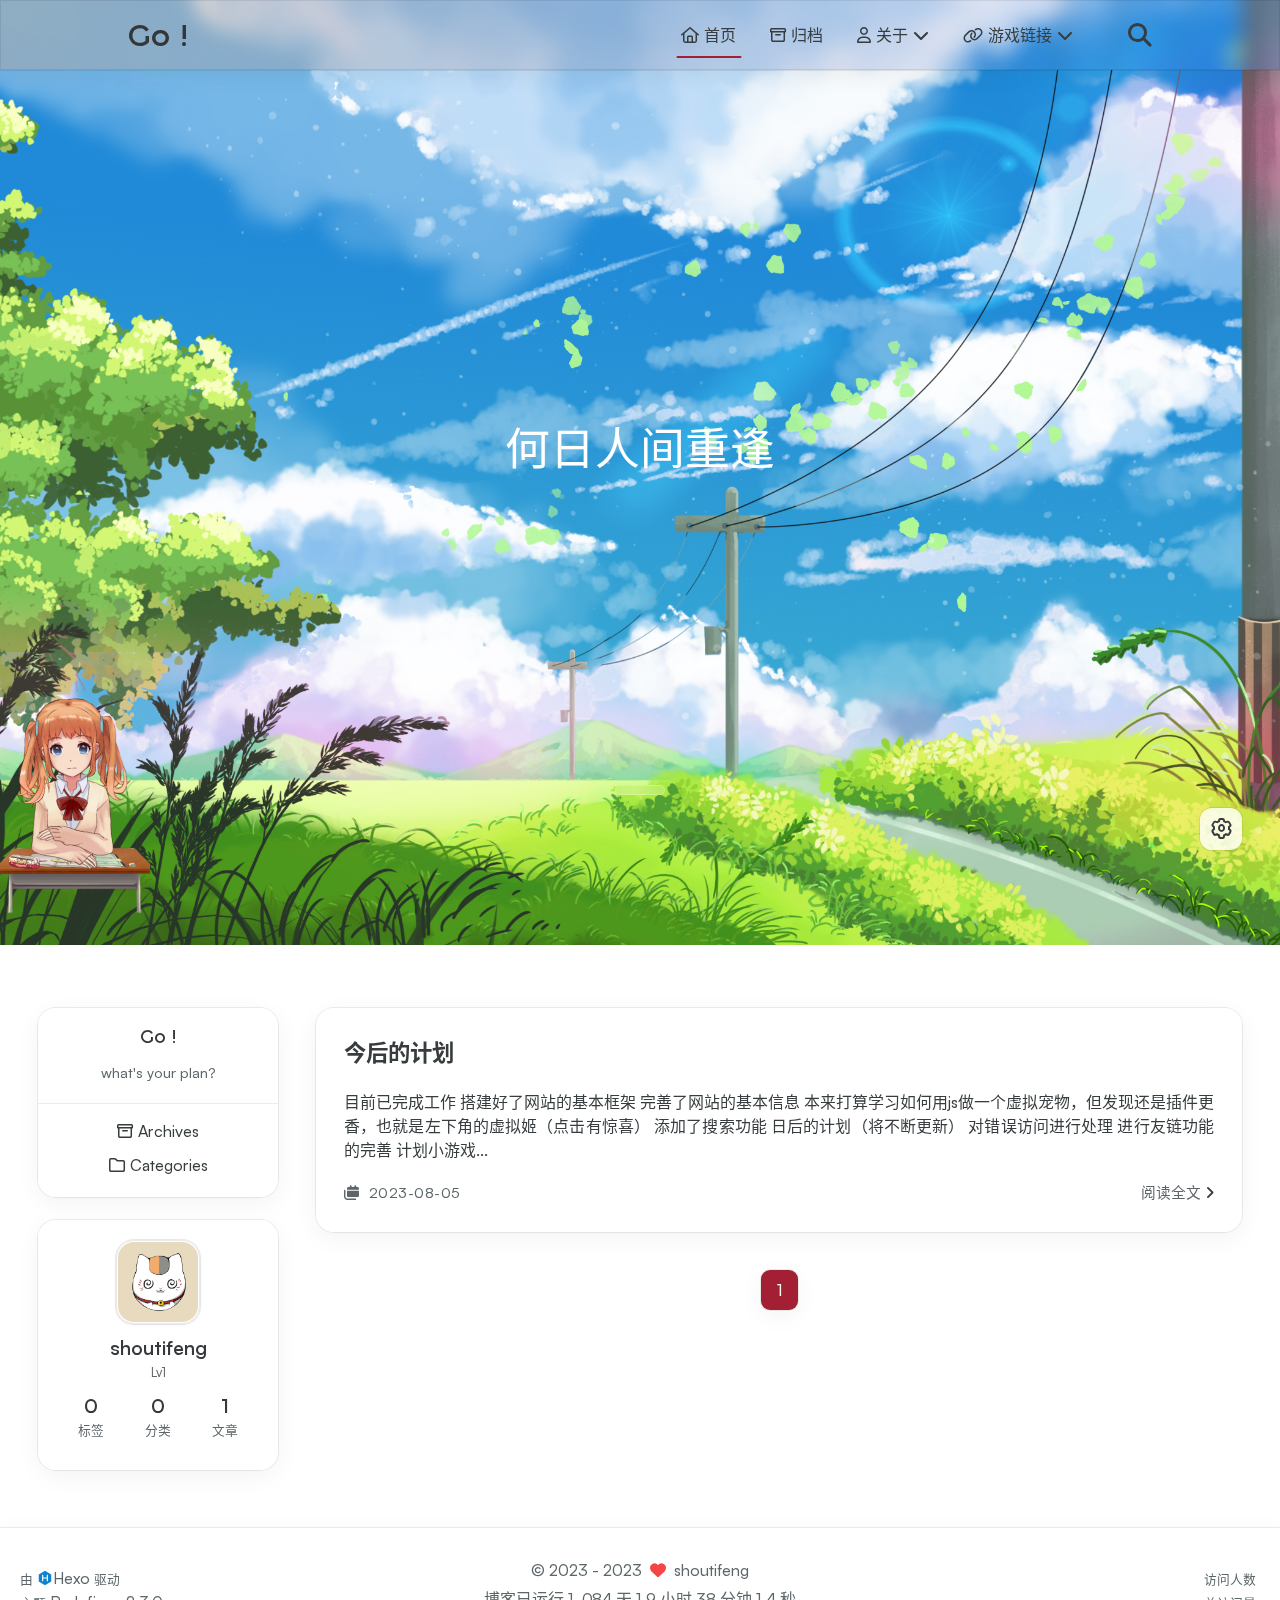
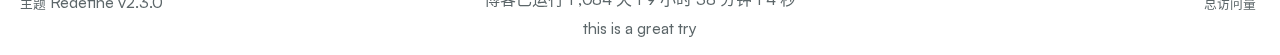
<file: index.html>
<!DOCTYPE html>
<html lang="zh-CN">
<head>
    <meta charset="utf-8">
    <meta name="viewport" content="width=device-width, initial-scale=1">
    <meta name="keywords" content="Hexo Theme Redefine">
    
    <meta name="author" content="shoutifeng">
    <!-- preconnect -->
    <link rel="preconnect" href="https://fonts.googleapis.com">
    <link rel="preconnect" href="https://fonts.gstatic.com" crossorigin>
    
    
    <!--- Seo Part-->
    
    <link rel="canonical" href="https://shoutifeng.github.io/"/>
    <meta name="robots" content="index,follow">
    <meta name="googlebot" content="index,follow">
    <meta name="revisit-after" content="1 days">
    
        <meta name="description" content="---wow---">
<meta property="og:type" content="website">
<meta property="og:title" content="new world">
<meta property="og:url" content="https://shoutifeng.github.io/index.html">
<meta property="og:site_name" content="new world">
<meta property="og:description" content="---wow---">
<meta property="og:locale" content="zh_CN">
<meta property="article:author" content="shoutifeng">
<meta name="twitter:card" content="summary">
    
    
    <!--- Icon Part-->
    <link rel="icon" type="image/png" href="/images/cat.jpg" sizes="192x192">
    <link rel="apple-touch-icon" sizes="180x180" href="/images/cat.jpg">
    <meta name="theme-color" content="#A31F34">
    <link rel="shortcut icon" href="/images/cat.jpg">
    <!--- Page Info-->
    
    <title>
        
        Go !
    </title>
    
<link rel="stylesheet" href="/css/style.css">

    
<link rel="stylesheet" href="/fonts/fonts.css">

    
<link rel="stylesheet" href="/fonts/Satoshi/satoshi.css">

    
<link rel="stylesheet" href="/fonts/Chillax/chillax.css">

    <!--- Font Part-->
    
        <link href="" rel="stylesheet">
    
    
    
    

    <!--- Inject Part-->
    
    <script id="hexo-configurations">
    let Global = window.Global || {};
    Global.hexo_config = {"hostname":"shoutifeng.github.io","root":"/","language":"zh-CN","path":"search.xml"};
    Global.theme_config = {"articles":{"style":{"font_size":"16px","line_height":1.5,"image_border_radius":"14px","image_alignment":"center","image_caption":false,"link_icon":true},"word_count":{"enable":true,"count":true,"min2read":true},"author_label":{"enable":true,"auto":false,"list":[]},"code_block":{"copy":true,"style":"mac","font":{"enable":false,"family":null,"url":null}},"toc":{"enable":true,"max_depth":3,"number":false,"expand":true,"init_open":true},"copyright":true,"lazyload":true,"recommendation":{"enable":false,"title":"推荐阅读","limit":3,"mobile_limit":2,"placeholder":"/images/cat.jpg","skip_dirs":[]}},"colors":{"primary":"#A31F34","secondary":null},"global":{"fonts":{"chinese":{"enable":false,"family":null,"url":null},"english":{"enable":false,"family":null,"url":null}},"content_max_width":"1000px","sidebar_width":"210px","hover":{"shadow":true,"scale":false},"scroll_progress":{"bar":false,"percentage":true},"website_counter":{"url":"https://busuanzi.ibruce.info/busuanzi/2.3/busuanzi.pure.mini.js","enable":true,"site_pv":true,"site_uv":true,"post_pv":true},"single_page":true,"open_graph":true,"google_analytics":{"enable":false,"id":null}},"home_banner":{"enable":true,"style":"fixed","image":{"light":"/images/light.jpg","dark":"/images/dark.png"},"title":"何日人间重逢","subtitle":{"text":["When we meet again on earth"],"hitokoto":{"enable":false,"api":"https://v1.hitokoto.cn"},"typing_speed":100,"backing_speed":80,"starting_delay":500,"backing_delay":1500,"loop":true,"smart_backspace":true},"text_color":{"light":"#fff","dark":"#d1d1b6"},"text_style":{"title_size":"2.8rem","subtitle_size":"1.5rem","line_height":1.2},"custom_font":{"enable":true,"family":null,"url":null},"social_links":{"enable":true,"links":{"github":null,"instagram":null,"zhihu":null,"twitter":null,"email":null},"qrs":{"weixin":null}}},"plugins":{"feed":{"enable":true},"aplayer":{"enable":false,"type":"fixed","audios":[{"name":"出现又离开","artist":"梁博cover","url":"C:\\Users\\lenovo\\Music\\联想安卓音乐\\涛,GIFT.Y - 出现又离开（翻自 梁博）.mp3","cover":"C:\\Users\\lenovo\\Desktop\\mypage\\themes\\redefine\\source\\images\\rain.png"}]},"mermaid":{"enable":false,"version":"9.3.0"}},"version":"2.3.0","navbar":{"auto_hide":false,"color":{"left":"#f78736","right":"#367df7","transparency":35},"links":{"Home":{"path":"/","icon":"fa-regular fa-house"},"Archives":{"path":"/archives","icon":"fa-regular fa-archive"},"About":{"icon":"fa-regular fa-user","submenus":{"Me":"/about","Github":"https://github.com/EvanNotFound/hexo-theme-redefine","Blog":"https://ohevan.com","Friends":"/friends"}},"游戏链接":{"icon":"fa-regular fa-link","submenus":{"吃豆人":"/","山地越野":"/","贪吃蛇":"/","黑白棋":"/html/black-white-board.html"}}},"search":{"enable":true,"preload":true}},"page_templates":{"friends_column":2,"tags_style":"blur"},"home":{"sidebar":{"enable":true,"position":"left","first_item":"menu","announcement":"what's your plan?","links":{"Archives":{"path":"/archives","icon":"fa-regular fa-archive"},"Categories":{"path":"/categories","icon":"fa-regular fa-folder"}}},"article_date_format":"auto","categories":{"enable":true,"limit":3},"tags":{"enable":true,"limit":3}},"footerStart":"2023/8/4 11:45:14"};
    Global.language_ago = {"second":"%s 秒前","minute":"%s 分钟前","hour":"%s 小时前","day":"%s 天前","week":"%s 周前","month":"%s 个月前","year":"%s 年前"};
    Global.data_config = {"masonry":false};
  </script>
    
    <!--- Fontawesome Part-->
    
<link rel="stylesheet" href="/fontawesome/fontawesome.min.css">

    
<link rel="stylesheet" href="/fontawesome/brands.min.css">

    
<link rel="stylesheet" href="/fontawesome/solid.min.css">

    
<link rel="stylesheet" href="/fontawesome/regular.min.css">

    
    
    
    
<meta name="generator" content="Hexo 6.3.0"></head>


<body>
<div class="progress-bar-container">
    

    
        <span class="pjax-progress-bar"></span>
        <span class="swup-progress-icon">
            <i class="fa-solid fa-circle-notch fa-spin"></i>
        </span>
    
</div>


<main class="page-container" id="swup">
    

    
        
    <style>
        .home-banner-container {
            background: transparent !important;
        }

        .home-article-item,
        .sidebar-links,
        .sidebar-content,
        a.page-number,
        a.extend,
        .sidebar-links .links:hover,
        .right-bottom-tools,
        footer.footer {
            background-color: var(--background-color-transparent-80) !important;
        }

        .right-bottom-tools:hover,
        a.page-number:hover,
        a.extend:hover {
            background-color: var(--primary-color) !important;
        }

        .site-info,
        .home-article-sticky-label {
            background-color: var(--background-color-transparent-15) !important;
        }

        .home-article-sticky-label {
            backdrop-filter: none !important;
        }
    </style>

    <div class="home-banner-background transition-fade">
    </div>


<div class="home-banner-container flex-center transition-fade">
    <div class="content flex-center">
        <div class="description"
        
             style="font-family: '', sans-serif; !important;"
                
        >
            何日人间重逢
            
            
                <p><i id="subtitle"></i></p>
            
        </div>
        
            <div class="social-contacts">
                
                    
                
                    
                
                    
                
                    
                
                    
                
                
                    
                        
                    
                
            </div>
        
    </div>
</div>



    

    <div class="main-content-container">
        

        <div class="main-content-header">
            <header class="navbar-container">
    
    <div class="navbar-content has-home-banner">
        <div class="left">
            
            <a class="logo-title" href="/">
                <h1>
                Go !
                </h1>
            </a>
        </div>

        <div class="right">
            <!-- PC -->
            <div class="desktop">
                <ul class="navbar-list">
                    
                        
                            <li class="navbar-item">
                                <!-- Menu -->
                                <a class="active" 
                                    href="/"  >
                                    
                                        
                                            <i class="fa-regular fa-house"></i>
                                        
                                        首页
                                    
                                </a>
                                <!-- Submenu -->
                                
                            </li>
                    
                        
                            <li class="navbar-item">
                                <!-- Menu -->
                                <a class="" 
                                    href="/archives"  >
                                    
                                        
                                            <i class="fa-regular fa-archive"></i>
                                        
                                        归档
                                    
                                </a>
                                <!-- Submenu -->
                                
                            </li>
                    
                        
                            <li class="navbar-item">
                                <!-- Menu -->
                                <a class="has-dropdown" 
                                    href="#" onClick="return false;">
                                    
                                        
                                            <i class="fa-regular fa-user"></i>
                                        
                                        关于&nbsp;<i class="fa-solid fa-chevron-down"></i>
                                    
                                </a>
                                <!-- Submenu -->
                                
                                    <ul class="sub-menu">
                                    
                                        <li>
                                        <a href="/about">ME
                                        </a>
                                        </li>
                                    
                                        <li>
                                        <a target="_blank" rel="noopener" href="https://github.com/EvanNotFound/hexo-theme-redefine">GITHUB
                                        </a>
                                        </li>
                                    
                                        <li>
                                        <a target="_blank" rel="noopener" href="https://ohevan.com">BLOG
                                        </a>
                                        </li>
                                    
                                        <li>
                                        <a href="/friends">友情链接
                                        </a>
                                        </li>
                                    
                                    </ul>
                                
                            </li>
                    
                        
                            <li class="navbar-item">
                                <!-- Menu -->
                                <a class="has-dropdown" 
                                    href="#" onClick="return false;">
                                    
                                        
                                            <i class="fa-regular fa-link"></i>
                                        
                                        游戏链接&nbsp;<i class="fa-solid fa-chevron-down"></i>
                                    
                                </a>
                                <!-- Submenu -->
                                
                                    <ul class="sub-menu">
                                    
                                        <li>
                                        <a href="/">吃豆人
                                        </a>
                                        </li>
                                    
                                        <li>
                                        <a href="/">山地越野
                                        </a>
                                        </li>
                                    
                                        <li>
                                        <a href="/">贪吃蛇
                                        </a>
                                        </li>
                                    
                                        <li>
                                        <a href="/html/black-white-board.html">黑白棋
                                        </a>
                                        </li>
                                    
                                    </ul>
                                
                            </li>
                    
                    
                        <li class="navbar-item search search-popup-trigger">
                            <i class="fa-solid fa-magnifying-glass"></i>
                        </li>
                    
                </ul>
            </div>
            <!-- Mobile -->
            <div class="mobile">
                
                    <div class="icon-item search search-popup-trigger"><i class="fa-solid fa-magnifying-glass"></i></div>
                
                <div class="icon-item navbar-bar">
                    <div class="navbar-bar-middle"></div>
                </div>
            </div>
        </div>
    </div>

    <!-- Mobile drawer -->
    <div class="navbar-drawer">
        <ul class="drawer-navbar-list">
            
                
                    <li class="drawer-navbar-item flex-center">
                        <a class="active" 
                        href="/"  >
                             
                                
                                    <i class="fa-regular fa-house"></i>
                                
                                首页
                            
                        </a>
                    </li>
                    <!-- Submenu -->
                    
            
                
                    <li class="drawer-navbar-item flex-center">
                        <a class="" 
                        href="/archives"  >
                             
                                
                                    <i class="fa-regular fa-archive"></i>
                                
                                归档
                            
                        </a>
                    </li>
                    <!-- Submenu -->
                    
            
                
                    <li class="drawer-navbar-item flex-center">
                        <a class="has-dropdown" 
                        href="#" onClick="return false;">
                            
                                
                                    <i class="fa-regular fa-user"></i>
                                
                                关于&nbsp;<i class="fa-solid fa-chevron-down"></i>
                            
                        </a>
                    </li>
                    <!-- Submenu -->
                              
                        
                            <li class="dropdown-item flex-center">
                                <a class="dropdown-item" href="/about">ME</a>
                            </li>
                        
                            <li class="dropdown-item flex-center">
                                <a class="dropdown-item" target="_blank" rel="noopener" href="https://github.com/EvanNotFound/hexo-theme-redefine">GITHUB</a>
                            </li>
                        
                            <li class="dropdown-item flex-center">
                                <a class="dropdown-item" target="_blank" rel="noopener" href="https://ohevan.com">BLOG</a>
                            </li>
                        
                            <li class="dropdown-item flex-center">
                                <a class="dropdown-item" href="/friends">友情链接</a>
                            </li>
                        
                    
            
                
                    <li class="drawer-navbar-item flex-center">
                        <a class="has-dropdown" 
                        href="#" onClick="return false;">
                            
                                
                                    <i class="fa-regular fa-link"></i>
                                
                                游戏链接&nbsp;<i class="fa-solid fa-chevron-down"></i>
                            
                        </a>
                    </li>
                    <!-- Submenu -->
                              
                        
                            <li class="dropdown-item flex-center">
                                <a class="dropdown-item" href="/">吃豆人</a>
                            </li>
                        
                            <li class="dropdown-item flex-center">
                                <a class="dropdown-item" href="/">山地越野</a>
                            </li>
                        
                            <li class="dropdown-item flex-center">
                                <a class="dropdown-item" href="/">贪吃蛇</a>
                            </li>
                        
                            <li class="dropdown-item flex-center">
                                <a class="dropdown-item" href="/html/black-white-board.html">黑白棋</a>
                            </li>
                        
                    
            

        </ul>
    </div>

    <div class="window-mask"></div>

</header>


        </div>

        <div class="main-content-body">

            
                <div class="home-sidebar-container">
    <div class="sticky-container">
        
            
                <div class="sidebar-links">
                    <div class="site-info">
                        <div class="site-name">Go !</div>
                        
                            <div class="announcement">
                                what's your plan?
                            </div>
                        
                    </div>
                    
                        
                            
                                <a class="links" href="/archives">
                                    
                                        <i class="fa-regular fa-archive icon-space"></i>
                                    
                                    <span class="link-name">Archives</span>
                                </a>
                            
                        
                            
                                <a class="links" href="/categories">
                                    
                                        <i class="fa-regular fa-folder icon-space"></i>
                                    
                                    <span class="link-name">Categories</span>
                                </a>
                            
                        
                    
                </div>
            
            <div class="sidebar-content"  marginTop >
                <div class="avatar">
                    <img src="/images/cat.jpg">
                </div>
                <div class="author">
                    <div class="name">shoutifeng</div>
                    
                        <div class="label">Lv1</div>
                    
                </div>
                <div class="statistics">
                    <a class="item" href="/tags">
                        <div class="number">0</div>
                        <div class="label">标签</div>
                    </a>
                    <a class="item" href="/categories">
                        <div class="number">0</div>
                        <div class="label">分类</div>
                    </a>
                    <a class="item" href="/archives">
                        <div class="number">1</div>
                        <div class="label">文章</div>
                    </a>
                </div>
            </div>
        

    </div>
</div>

            

            <div class="main-content">

                
                    <div class="home-content-container">
    <ul class="home-article-list">
        
            <li class="home-article-item">

                

                
                

                <h3 class="home-article-title">
                    <a href="/2023/08/05/%E4%BB%8A%E5%90%8E%E7%9A%84%E8%AE%A1%E5%88%92/">
                        今后的计划
                    </a>
                </h3>

                <div class="home-article-content markdown-body">
                    
                        目前已完成工作
搭建好了网站的基本框架
完善了网站的基本信息
本来打算学习如何用js做一个虚拟宠物，但发现还是插件更香，也就是左下角的虚拟姬（点击有惊喜）
添加了搜索功能

日后的计划（将不断更新）
对错误访问进行处理
进行友链功能的完善
计划小游戏...
                    
                </div>

                <div class="home-article-meta-info-container">
    <div class="home-article-meta-info">
        <span><i class="fa-solid fa-calendars"></i>&nbsp;
            <span class="home-article-date" data-date="Sat Aug 05 2023 15:44:47 GMT+0800">
                
                    2023-08-05
                
            </span>
        </span>
        
        
    </div>

    <a href="/2023/08/05/%E4%BB%8A%E5%90%8E%E7%9A%84%E8%AE%A1%E5%88%92/">阅读全文<span class="seo-reader-text">今后的计划</span>&nbsp;<i class="fa-solid fa-angle-right"></i></a>
</div>

            </li>
        
    </ul>

    <div class="home-paginator">
        <div class="paginator">
    <span class="page-number current">1</span>
</div>

    </div>
</div>

                    <div class="comment-container pjax"></div>
                

            </div>
            
            

        </div>

        <div class="main-content-footer">
            <footer class="footer">
    <div class="info-container">
        <div class="copyright-info">
            &copy;
            
              <span>2023</span>
              -
            
            2023&nbsp;&nbsp;<i class="fa-solid fa-heart fa-beat" style="--fa-animation-duration: 0.5s; color: #f54545"></i>&nbsp;&nbsp;<a href="/">shoutifeng</a>
        </div>
        
            <script data-swup-reload-script src="https://busuanzi.ibruce.info/busuanzi/2.3/busuanzi.pure.mini.js"></script>
            <div class="website-count info-item">
                
                    <span id="busuanzi_container_site_uv" class="busuanzi_container_site_uv">
                        访问人数&nbsp;<span id="busuanzi_value_site_uv" class="busuanzi_value_site_uv"></span>
                    </span>
                
                
                    <span id="busuanzi_container_site_pv" class="busuanzi_container_site_pv">
                        总访问量&nbsp;<span id="busuanzi_value_site_pv" class="busuanzi_value_site_pv"></span>
                    </span>
                
            </div>
        
        <div class="theme-info info-item">
            <span class="powered-by-container">由 <?xml version="1.0" encoding="utf-8"?><!DOCTYPE svg PUBLIC "-//W3C//DTD SVG 1.1//EN" "http://www.w3.org/Graphics/SVG/1.1/DTD/svg11.dtd"><svg version="1.1" id="圖層_1" xmlns="http://www.w3.org/2000/svg" xmlns:xlink="http://www.w3.org/1999/xlink" x="0px" y="0px" width="1rem" height="1rem" viewBox="0 0 512 512" enable-background="new 0 0 512 512" xml:space="preserve"><path fill="#0E83CD" d="M256.4,25.8l-200,115.5L56,371.5l199.6,114.7l200-115.5l0.4-230.2L256.4,25.8z M349,354.6l-18.4,10.7l-18.6-11V275H200v79.6l-18.4,10.7l-18.6-11v-197l18.5-10.6l18.5,10.8V237h112v-79.6l18.5-10.6l18.5,10.8V354.6z"/></svg><a target="_blank" href="https://hexo.io">Hexo</a> 驱动</span>
                <br>
            <span class="theme-version-container">主题&nbsp;<a class="theme-version" target="_blank" href="https://github.com/EvanNotFound/hexo-theme-redefine">Redefine v2.3.0</a></span>
        </div>
        
            <div class="icp-info info-item"><a target="_blank" rel="nofollow" href="
                
                https://beian.miit.gov.cn
                
                "></a></div>
        
        
            <div>
                博客已运行 <span class="odometer" id="runtime_days" ></span> 天 <span class="odometer" id="runtime_hours"></span> 小时 <span class="odometer" id="runtime_minutes"></span> 分钟 <span class="odometer" id="runtime_seconds"></span> 秒
            </div>
        
        
            <div class="customize-info info-item">this is a great try</div>
        
        
            <script data-swup-reload-script>
                try {
                    function odometer_init() {
                    const elements = document.querySelectorAll('.odometer');
                    elements.forEach(el => {
                        new Odometer({
                            el,
                            format: '( ddd).dd',
                            duration: 200
                        });
                    });
                    }
                    odometer_init();
                } catch (error) {}
            </script>
        
        
        
    </div>  
</footer>
        </div>
    </div>

    

    <div class="right-side-tools-container">
        <div class="side-tools-container">
    <ul class="hidden-tools-list">
        <li class="right-bottom-tools tool-font-adjust-plus flex-center">
            <i class="fa-regular fa-magnifying-glass-plus"></i>
        </li>

        <li class="right-bottom-tools tool-font-adjust-minus flex-center">
            <i class="fa-regular fa-magnifying-glass-minus"></i>
        </li>

        <li class="right-bottom-tools tool-expand-width flex-center">
            <i class="fa-regular fa-expand"></i>
        </li>

        <li class="right-bottom-tools tool-dark-light-toggle flex-center">
            <i class="fa-regular fa-moon"></i>
        </li>

        <!-- rss -->
        

        

        <li class="right-bottom-tools tool-scroll-to-bottom flex-center">
            <i class="fa-regular fa-arrow-down"></i>
        </li>
    </ul>

    <ul class="visible-tools-list">
        <li class="right-bottom-tools toggle-tools-list flex-center">
            <i class="fa-regular fa-cog fa-spin"></i>
        </li>
        
            <li class="right-bottom-tools tool-scroll-to-top flex-center">
                <i class="arrow-up fas fa-arrow-up"></i>
                <span class="percent"></span>
            </li>
        
        
    </ul>
</div>

    </div>

    <div class="image-viewer-container">
    <img src="">
</div>


    
        <div class="search-pop-overlay">
    <div class="popup search-popup">
        <div class="search-header">
          <span class="search-input-field-pre">
            <i class="fa-solid fa-keyboard"></i>
          </span>
            <div class="search-input-container">
                <input autocomplete="off"
                       autocorrect="off"
                       autocapitalize="off"
                       placeholder="搜索..."
                       spellcheck="false"
                       type="search"
                       class="search-input"
                >
            </div>
            <span class="popup-btn-close">
                <i class="fa-solid fa-times"></i>
            </span>
        </div>
        <div id="search-result">
            <div id="no-result">
                <i class="fa-solid fa-spinner fa-spin-pulse fa-5x fa-fw"></i>
            </div>
        </div>
    </div>
</div>

    


</main>


<script src="/js/libs/Swup.min.js"></script>

<script src="/js/libs/SwupSlideTheme.min.js"></script>

<script src="/js/libs/SwupScriptsPlugin.min.js"></script>

<script src="/js/libs/SwupProgressPlugin.min.js"></script>

<script src="/js/libs/SwupScrollPlugin.min.js"></script>

<script>
    const swup = new Swup({
        plugins: [
            new SwupScriptsPlugin({
                optin: true,
            }),
            new SwupProgressPlugin(),
            new SwupScrollPlugin({
                offset: 80,
            }),
            new SwupSlideTheme({
                mainElement: ".main-content-body",
            }),
        ],
        containers: ["#swup"],
    });

    swup.on("pageView", () => {
        Global.refresh();
    });

    // if (document.readyState === "complete") {
    //
    // } else {
    //     document.addEventListener("DOMContentLoaded", () => init());
    // }
</script>






<script src="/js/utils.js"></script>

<script src="/js/main.js"></script>

<script src="/js/layouts/navbarShrink.js"></script>

<script src="/js/tools/scrollTopBottom.js"></script>

<script src="/js/tools/lightDarkSwitch.js"></script>

<script src="/js/layouts/categoryList.js"></script>



    
<script src="/js/tools/localSearch.js"></script>




    
<script src="/js/tools/codeBlock.js"></script>




    
<script src="/js/layouts/lazyload.js"></script>




    
<script src="/js/tools/runtime.js"></script>

    
<script src="/js/libs/odometer.min.js"></script>

    
<link rel="stylesheet" href="/assets/odometer-theme-minimal.css">




  
<script src="/js/libs/Typed.min.js"></script>

  
<script src="/js/plugins/typed.js"></script>







<div class="post-scripts" data-swup-reload-script>
    
        
<script src="/js/tools/tocToggle.js"></script>

<script src="/js/layouts/toc.js"></script>

<script src="/js/libs/anime.min.js"></script>

<script src="/js/plugins/tabs.js"></script>

    
</div>


<script src="/live2dw/lib/L2Dwidget.min.js?094cbace49a39548bed64abff5988b05"></script><script>L2Dwidget.init({"pluginRootPath":"live2dw/","pluginJsPath":"lib/","pluginModelPath":"assets/","tagMode":false,"debug":false,"model":{"jsonPath":"/live2dw/assets/shizuku.model.json"},"display":{"position":"left","width":150,"height":300},"mobile":{"show":true},"react":{"opacity":1},"log":false});</script></body>
</html>
</file>
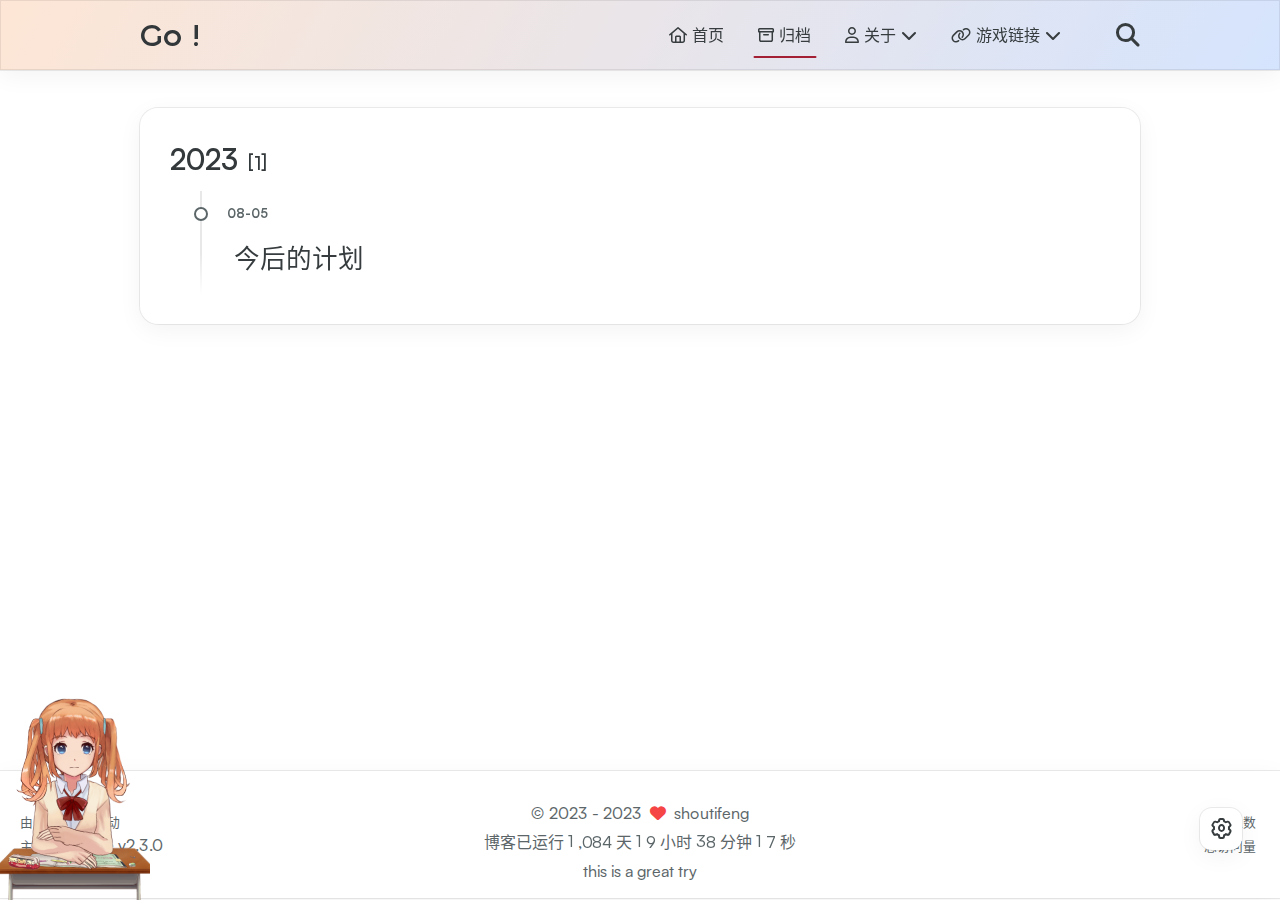
<file: archives/index.html>
<!DOCTYPE html>
<html lang="zh-CN">
<head>
    <meta charset="utf-8">
    <meta name="viewport" content="width=device-width, initial-scale=1">
    <meta name="keywords" content="Hexo Theme Redefine">
    
    <meta name="author" content="shoutifeng">
    <!-- preconnect -->
    <link rel="preconnect" href="https://fonts.googleapis.com">
    <link rel="preconnect" href="https://fonts.gstatic.com" crossorigin>
    
    
    <!--- Seo Part-->
    
    <link rel="canonical" href="https://shoutifeng.github.io/archives/"/>
    <meta name="robots" content="index,follow">
    <meta name="googlebot" content="index,follow">
    <meta name="revisit-after" content="1 days">
    
        <meta name="description" content="---wow---">
<meta property="og:type" content="website">
<meta property="og:title" content="new world">
<meta property="og:url" content="https://shoutifeng.github.io/archives/index.html">
<meta property="og:site_name" content="new world">
<meta property="og:description" content="---wow---">
<meta property="og:locale" content="zh_CN">
<meta property="article:author" content="shoutifeng">
<meta name="twitter:card" content="summary">
    
    
    <!--- Icon Part-->
    <link rel="icon" type="image/png" href="/images/cat.jpg" sizes="192x192">
    <link rel="apple-touch-icon" sizes="180x180" href="/images/cat.jpg">
    <meta name="theme-color" content="#A31F34">
    <link rel="shortcut icon" href="/images/cat.jpg">
    <!--- Page Info-->
    
    <title>
        
            归档 -
        
        Go !
    </title>
    
<link rel="stylesheet" href="/css/style.css">

    
<link rel="stylesheet" href="/fonts/fonts.css">

    
<link rel="stylesheet" href="/fonts/Satoshi/satoshi.css">

    
<link rel="stylesheet" href="/fonts/Chillax/chillax.css">

    <!--- Font Part-->
    
        <link href="" rel="stylesheet">
    
    
    
    

    <!--- Inject Part-->
    
    <script id="hexo-configurations">
    let Global = window.Global || {};
    Global.hexo_config = {"hostname":"shoutifeng.github.io","root":"/","language":"zh-CN","path":"search.xml"};
    Global.theme_config = {"articles":{"style":{"font_size":"16px","line_height":1.5,"image_border_radius":"14px","image_alignment":"center","image_caption":false,"link_icon":true},"word_count":{"enable":true,"count":true,"min2read":true},"author_label":{"enable":true,"auto":false,"list":[]},"code_block":{"copy":true,"style":"mac","font":{"enable":false,"family":null,"url":null}},"toc":{"enable":true,"max_depth":3,"number":false,"expand":true,"init_open":true},"copyright":true,"lazyload":true,"recommendation":{"enable":false,"title":"推荐阅读","limit":3,"mobile_limit":2,"placeholder":"/images/cat.jpg","skip_dirs":[]}},"colors":{"primary":"#A31F34","secondary":null},"global":{"fonts":{"chinese":{"enable":false,"family":null,"url":null},"english":{"enable":false,"family":null,"url":null}},"content_max_width":"1000px","sidebar_width":"210px","hover":{"shadow":true,"scale":false},"scroll_progress":{"bar":false,"percentage":true},"website_counter":{"url":"https://busuanzi.ibruce.info/busuanzi/2.3/busuanzi.pure.mini.js","enable":true,"site_pv":true,"site_uv":true,"post_pv":true},"single_page":true,"open_graph":true,"google_analytics":{"enable":false,"id":null}},"home_banner":{"enable":true,"style":"fixed","image":{"light":"/images/light.jpg","dark":"/images/dark.png"},"title":"何日人间重逢","subtitle":{"text":["When we meet again on earth"],"hitokoto":{"enable":false,"api":"https://v1.hitokoto.cn"},"typing_speed":100,"backing_speed":80,"starting_delay":500,"backing_delay":1500,"loop":true,"smart_backspace":true},"text_color":{"light":"#fff","dark":"#d1d1b6"},"text_style":{"title_size":"2.8rem","subtitle_size":"1.5rem","line_height":1.2},"custom_font":{"enable":true,"family":null,"url":null},"social_links":{"enable":true,"links":{"github":null,"instagram":null,"zhihu":null,"twitter":null,"email":null},"qrs":{"weixin":null}}},"plugins":{"feed":{"enable":true},"aplayer":{"enable":false,"type":"fixed","audios":[{"name":"出现又离开","artist":"梁博cover","url":"C:\\Users\\lenovo\\Music\\联想安卓音乐\\涛,GIFT.Y - 出现又离开（翻自 梁博）.mp3","cover":"C:\\Users\\lenovo\\Desktop\\mypage\\themes\\redefine\\source\\images\\rain.png"}]},"mermaid":{"enable":false,"version":"9.3.0"}},"version":"2.3.0","navbar":{"auto_hide":false,"color":{"left":"#f78736","right":"#367df7","transparency":35},"links":{"Home":{"path":"/","icon":"fa-regular fa-house"},"Archives":{"path":"/archives","icon":"fa-regular fa-archive"},"About":{"icon":"fa-regular fa-user","submenus":{"Me":"/about","Github":"https://github.com/EvanNotFound/hexo-theme-redefine","Blog":"https://ohevan.com","Friends":"/friends"}},"游戏链接":{"icon":"fa-regular fa-link","submenus":{"吃豆人":"/","山地越野":"/","贪吃蛇":"/","黑白棋":"/html/black-white-board.html"}}},"search":{"enable":true,"preload":true}},"page_templates":{"friends_column":2,"tags_style":"blur"},"home":{"sidebar":{"enable":true,"position":"left","first_item":"menu","announcement":"what's your plan?","links":{"Archives":{"path":"/archives","icon":"fa-regular fa-archive"},"Categories":{"path":"/categories","icon":"fa-regular fa-folder"}}},"article_date_format":"auto","categories":{"enable":true,"limit":3},"tags":{"enable":true,"limit":3}},"footerStart":"2023/8/4 11:45:14"};
    Global.language_ago = {"second":"%s 秒前","minute":"%s 分钟前","hour":"%s 小时前","day":"%s 天前","week":"%s 周前","month":"%s 个月前","year":"%s 年前"};
    Global.data_config = {"masonry":false};
  </script>
    
    <!--- Fontawesome Part-->
    
<link rel="stylesheet" href="/fontawesome/fontawesome.min.css">

    
<link rel="stylesheet" href="/fontawesome/brands.min.css">

    
<link rel="stylesheet" href="/fontawesome/solid.min.css">

    
<link rel="stylesheet" href="/fontawesome/regular.min.css">

    
    
    
    
<meta name="generator" content="Hexo 6.3.0"></head>


<body>
<div class="progress-bar-container">
    

    
        <span class="pjax-progress-bar"></span>
        <span class="swup-progress-icon">
            <i class="fa-solid fa-circle-notch fa-spin"></i>
        </span>
    
</div>


<main class="page-container" id="swup">
    

    

    <div class="main-content-container">
        

        <div class="main-content-header">
            <header class="navbar-container">
    
    <div class="navbar-content">
        <div class="left">
            
            <a class="logo-title" href="/">
                
                Go !
                
            </a>
        </div>

        <div class="right">
            <!-- PC -->
            <div class="desktop">
                <ul class="navbar-list">
                    
                        
                            <li class="navbar-item">
                                <!-- Menu -->
                                <a class="" 
                                    href="/"  >
                                    
                                        
                                            <i class="fa-regular fa-house"></i>
                                        
                                        首页
                                    
                                </a>
                                <!-- Submenu -->
                                
                            </li>
                    
                        
                            <li class="navbar-item">
                                <!-- Menu -->
                                <a class="active" 
                                    href="/archives"  >
                                    
                                        
                                            <i class="fa-regular fa-archive"></i>
                                        
                                        归档
                                    
                                </a>
                                <!-- Submenu -->
                                
                            </li>
                    
                        
                            <li class="navbar-item">
                                <!-- Menu -->
                                <a class="has-dropdown" 
                                    href="#" onClick="return false;">
                                    
                                        
                                            <i class="fa-regular fa-user"></i>
                                        
                                        关于&nbsp;<i class="fa-solid fa-chevron-down"></i>
                                    
                                </a>
                                <!-- Submenu -->
                                
                                    <ul class="sub-menu">
                                    
                                        <li>
                                        <a href="/about">ME
                                        </a>
                                        </li>
                                    
                                        <li>
                                        <a target="_blank" rel="noopener" href="https://github.com/EvanNotFound/hexo-theme-redefine">GITHUB
                                        </a>
                                        </li>
                                    
                                        <li>
                                        <a target="_blank" rel="noopener" href="https://ohevan.com">BLOG
                                        </a>
                                        </li>
                                    
                                        <li>
                                        <a href="/friends">友情链接
                                        </a>
                                        </li>
                                    
                                    </ul>
                                
                            </li>
                    
                        
                            <li class="navbar-item">
                                <!-- Menu -->
                                <a class="has-dropdown" 
                                    href="#" onClick="return false;">
                                    
                                        
                                            <i class="fa-regular fa-link"></i>
                                        
                                        游戏链接&nbsp;<i class="fa-solid fa-chevron-down"></i>
                                    
                                </a>
                                <!-- Submenu -->
                                
                                    <ul class="sub-menu">
                                    
                                        <li>
                                        <a href="/">吃豆人
                                        </a>
                                        </li>
                                    
                                        <li>
                                        <a href="/">山地越野
                                        </a>
                                        </li>
                                    
                                        <li>
                                        <a href="/">贪吃蛇
                                        </a>
                                        </li>
                                    
                                        <li>
                                        <a href="/html/black-white-board.html">黑白棋
                                        </a>
                                        </li>
                                    
                                    </ul>
                                
                            </li>
                    
                    
                        <li class="navbar-item search search-popup-trigger">
                            <i class="fa-solid fa-magnifying-glass"></i>
                        </li>
                    
                </ul>
            </div>
            <!-- Mobile -->
            <div class="mobile">
                
                    <div class="icon-item search search-popup-trigger"><i class="fa-solid fa-magnifying-glass"></i></div>
                
                <div class="icon-item navbar-bar">
                    <div class="navbar-bar-middle"></div>
                </div>
            </div>
        </div>
    </div>

    <!-- Mobile drawer -->
    <div class="navbar-drawer">
        <ul class="drawer-navbar-list">
            
                
                    <li class="drawer-navbar-item flex-center">
                        <a class="" 
                        href="/"  >
                             
                                
                                    <i class="fa-regular fa-house"></i>
                                
                                首页
                            
                        </a>
                    </li>
                    <!-- Submenu -->
                    
            
                
                    <li class="drawer-navbar-item flex-center">
                        <a class="active" 
                        href="/archives"  >
                             
                                
                                    <i class="fa-regular fa-archive"></i>
                                
                                归档
                            
                        </a>
                    </li>
                    <!-- Submenu -->
                    
            
                
                    <li class="drawer-navbar-item flex-center">
                        <a class="has-dropdown" 
                        href="#" onClick="return false;">
                            
                                
                                    <i class="fa-regular fa-user"></i>
                                
                                关于&nbsp;<i class="fa-solid fa-chevron-down"></i>
                            
                        </a>
                    </li>
                    <!-- Submenu -->
                              
                        
                            <li class="dropdown-item flex-center">
                                <a class="dropdown-item" href="/about">ME</a>
                            </li>
                        
                            <li class="dropdown-item flex-center">
                                <a class="dropdown-item" target="_blank" rel="noopener" href="https://github.com/EvanNotFound/hexo-theme-redefine">GITHUB</a>
                            </li>
                        
                            <li class="dropdown-item flex-center">
                                <a class="dropdown-item" target="_blank" rel="noopener" href="https://ohevan.com">BLOG</a>
                            </li>
                        
                            <li class="dropdown-item flex-center">
                                <a class="dropdown-item" href="/friends">友情链接</a>
                            </li>
                        
                    
            
                
                    <li class="drawer-navbar-item flex-center">
                        <a class="has-dropdown" 
                        href="#" onClick="return false;">
                            
                                
                                    <i class="fa-regular fa-link"></i>
                                
                                游戏链接&nbsp;<i class="fa-solid fa-chevron-down"></i>
                            
                        </a>
                    </li>
                    <!-- Submenu -->
                              
                        
                            <li class="dropdown-item flex-center">
                                <a class="dropdown-item" href="/">吃豆人</a>
                            </li>
                        
                            <li class="dropdown-item flex-center">
                                <a class="dropdown-item" href="/">山地越野</a>
                            </li>
                        
                            <li class="dropdown-item flex-center">
                                <a class="dropdown-item" href="/">贪吃蛇</a>
                            </li>
                        
                            <li class="dropdown-item flex-center">
                                <a class="dropdown-item" href="/html/black-white-board.html">黑白棋</a>
                            </li>
                        
                    
            

        </ul>
    </div>

    <div class="window-mask"></div>

</header>


        </div>

        <div class="main-content-body">

            

            <div class="main-content">

                
                    <div class="archive-container ">
    
<div class="archive-list-container">
    
        <section class="archive-item">
            <div class="archive-item-header">
                <span class="archive-year">2023</span>
                <span class="archive-year-post-count">[1]</span>
            </div>
            <ul class="article-list">
              
              <li class="article-item" date-is='08-05'>
                <a href="/2023/08/05/%E4%BB%8A%E5%90%8E%E7%9A%84%E8%AE%A1%E5%88%92/">
                  <span class="article-title">今后的计划</span>
                </a>
              </li>
              
            </ul>
        </section>
    
</div>

</div>

                

            </div>
            
            

        </div>

        <div class="main-content-footer">
            <footer class="footer">
    <div class="info-container">
        <div class="copyright-info">
            &copy;
            
              <span>2023</span>
              -
            
            2023&nbsp;&nbsp;<i class="fa-solid fa-heart fa-beat" style="--fa-animation-duration: 0.5s; color: #f54545"></i>&nbsp;&nbsp;<a href="/">shoutifeng</a>
        </div>
        
            <script data-swup-reload-script src="https://busuanzi.ibruce.info/busuanzi/2.3/busuanzi.pure.mini.js"></script>
            <div class="website-count info-item">
                
                    <span id="busuanzi_container_site_uv" class="busuanzi_container_site_uv">
                        访问人数&nbsp;<span id="busuanzi_value_site_uv" class="busuanzi_value_site_uv"></span>
                    </span>
                
                
                    <span id="busuanzi_container_site_pv" class="busuanzi_container_site_pv">
                        总访问量&nbsp;<span id="busuanzi_value_site_pv" class="busuanzi_value_site_pv"></span>
                    </span>
                
            </div>
        
        <div class="theme-info info-item">
            <span class="powered-by-container">由 <?xml version="1.0" encoding="utf-8"?><!DOCTYPE svg PUBLIC "-//W3C//DTD SVG 1.1//EN" "http://www.w3.org/Graphics/SVG/1.1/DTD/svg11.dtd"><svg version="1.1" id="圖層_1" xmlns="http://www.w3.org/2000/svg" xmlns:xlink="http://www.w3.org/1999/xlink" x="0px" y="0px" width="1rem" height="1rem" viewBox="0 0 512 512" enable-background="new 0 0 512 512" xml:space="preserve"><path fill="#0E83CD" d="M256.4,25.8l-200,115.5L56,371.5l199.6,114.7l200-115.5l0.4-230.2L256.4,25.8z M349,354.6l-18.4,10.7l-18.6-11V275H200v79.6l-18.4,10.7l-18.6-11v-197l18.5-10.6l18.5,10.8V237h112v-79.6l18.5-10.6l18.5,10.8V354.6z"/></svg><a target="_blank" href="https://hexo.io">Hexo</a> 驱动</span>
                <br>
            <span class="theme-version-container">主题&nbsp;<a class="theme-version" target="_blank" href="https://github.com/EvanNotFound/hexo-theme-redefine">Redefine v2.3.0</a></span>
        </div>
        
            <div class="icp-info info-item"><a target="_blank" rel="nofollow" href="
                
                https://beian.miit.gov.cn
                
                "></a></div>
        
        
            <div>
                博客已运行 <span class="odometer" id="runtime_days" ></span> 天 <span class="odometer" id="runtime_hours"></span> 小时 <span class="odometer" id="runtime_minutes"></span> 分钟 <span class="odometer" id="runtime_seconds"></span> 秒
            </div>
        
        
            <div class="customize-info info-item">this is a great try</div>
        
        
            <script data-swup-reload-script>
                try {
                    function odometer_init() {
                    const elements = document.querySelectorAll('.odometer');
                    elements.forEach(el => {
                        new Odometer({
                            el,
                            format: '( ddd).dd',
                            duration: 200
                        });
                    });
                    }
                    odometer_init();
                } catch (error) {}
            </script>
        
        
        
    </div>  
</footer>
        </div>
    </div>

    

    <div class="right-side-tools-container">
        <div class="side-tools-container">
    <ul class="hidden-tools-list">
        <li class="right-bottom-tools tool-font-adjust-plus flex-center">
            <i class="fa-regular fa-magnifying-glass-plus"></i>
        </li>

        <li class="right-bottom-tools tool-font-adjust-minus flex-center">
            <i class="fa-regular fa-magnifying-glass-minus"></i>
        </li>

        <li class="right-bottom-tools tool-expand-width flex-center">
            <i class="fa-regular fa-expand"></i>
        </li>

        <li class="right-bottom-tools tool-dark-light-toggle flex-center">
            <i class="fa-regular fa-moon"></i>
        </li>

        <!-- rss -->
        

        

        <li class="right-bottom-tools tool-scroll-to-bottom flex-center">
            <i class="fa-regular fa-arrow-down"></i>
        </li>
    </ul>

    <ul class="visible-tools-list">
        <li class="right-bottom-tools toggle-tools-list flex-center">
            <i class="fa-regular fa-cog fa-spin"></i>
        </li>
        
            <li class="right-bottom-tools tool-scroll-to-top flex-center">
                <i class="arrow-up fas fa-arrow-up"></i>
                <span class="percent"></span>
            </li>
        
        
    </ul>
</div>

    </div>

    <div class="image-viewer-container">
    <img src="">
</div>


    
        <div class="search-pop-overlay">
    <div class="popup search-popup">
        <div class="search-header">
          <span class="search-input-field-pre">
            <i class="fa-solid fa-keyboard"></i>
          </span>
            <div class="search-input-container">
                <input autocomplete="off"
                       autocorrect="off"
                       autocapitalize="off"
                       placeholder="搜索..."
                       spellcheck="false"
                       type="search"
                       class="search-input"
                >
            </div>
            <span class="popup-btn-close">
                <i class="fa-solid fa-times"></i>
            </span>
        </div>
        <div id="search-result">
            <div id="no-result">
                <i class="fa-solid fa-spinner fa-spin-pulse fa-5x fa-fw"></i>
            </div>
        </div>
    </div>
</div>

    


</main>


<script src="/js/libs/Swup.min.js"></script>

<script src="/js/libs/SwupSlideTheme.min.js"></script>

<script src="/js/libs/SwupScriptsPlugin.min.js"></script>

<script src="/js/libs/SwupProgressPlugin.min.js"></script>

<script src="/js/libs/SwupScrollPlugin.min.js"></script>

<script>
    const swup = new Swup({
        plugins: [
            new SwupScriptsPlugin({
                optin: true,
            }),
            new SwupProgressPlugin(),
            new SwupScrollPlugin({
                offset: 80,
            }),
            new SwupSlideTheme({
                mainElement: ".main-content-body",
            }),
        ],
        containers: ["#swup"],
    });

    swup.on("pageView", () => {
        Global.refresh();
    });

    // if (document.readyState === "complete") {
    //
    // } else {
    //     document.addEventListener("DOMContentLoaded", () => init());
    // }
</script>





<script src="/js/utils.js"></script>

<script src="/js/main.js"></script>

<script src="/js/layouts/navbarShrink.js"></script>

<script src="/js/tools/scrollTopBottom.js"></script>

<script src="/js/tools/lightDarkSwitch.js"></script>

<script src="/js/layouts/categoryList.js"></script>



    
<script src="/js/tools/localSearch.js"></script>




    
<script src="/js/tools/codeBlock.js"></script>




    
<script src="/js/layouts/lazyload.js"></script>




    
<script src="/js/tools/runtime.js"></script>

    
<script src="/js/libs/odometer.min.js"></script>

    
<link rel="stylesheet" href="/assets/odometer-theme-minimal.css">




  
<script src="/js/libs/Typed.min.js"></script>

  
<script src="/js/plugins/typed.js"></script>







<div class="post-scripts" data-swup-reload-script>
    
        
<script src="/js/tools/tocToggle.js"></script>

<script src="/js/layouts/toc.js"></script>

<script src="/js/libs/anime.min.js"></script>

<script src="/js/plugins/tabs.js"></script>

    
</div>


<script src="/live2dw/lib/L2Dwidget.min.js?094cbace49a39548bed64abff5988b05"></script><script>L2Dwidget.init({"pluginRootPath":"live2dw/","pluginJsPath":"lib/","pluginModelPath":"assets/","tagMode":false,"debug":false,"model":{"jsonPath":"/live2dw/assets/shizuku.model.json"},"display":{"position":"left","width":150,"height":300},"mobile":{"show":true},"react":{"opacity":1},"log":false});</script></body>
</html>
</file>
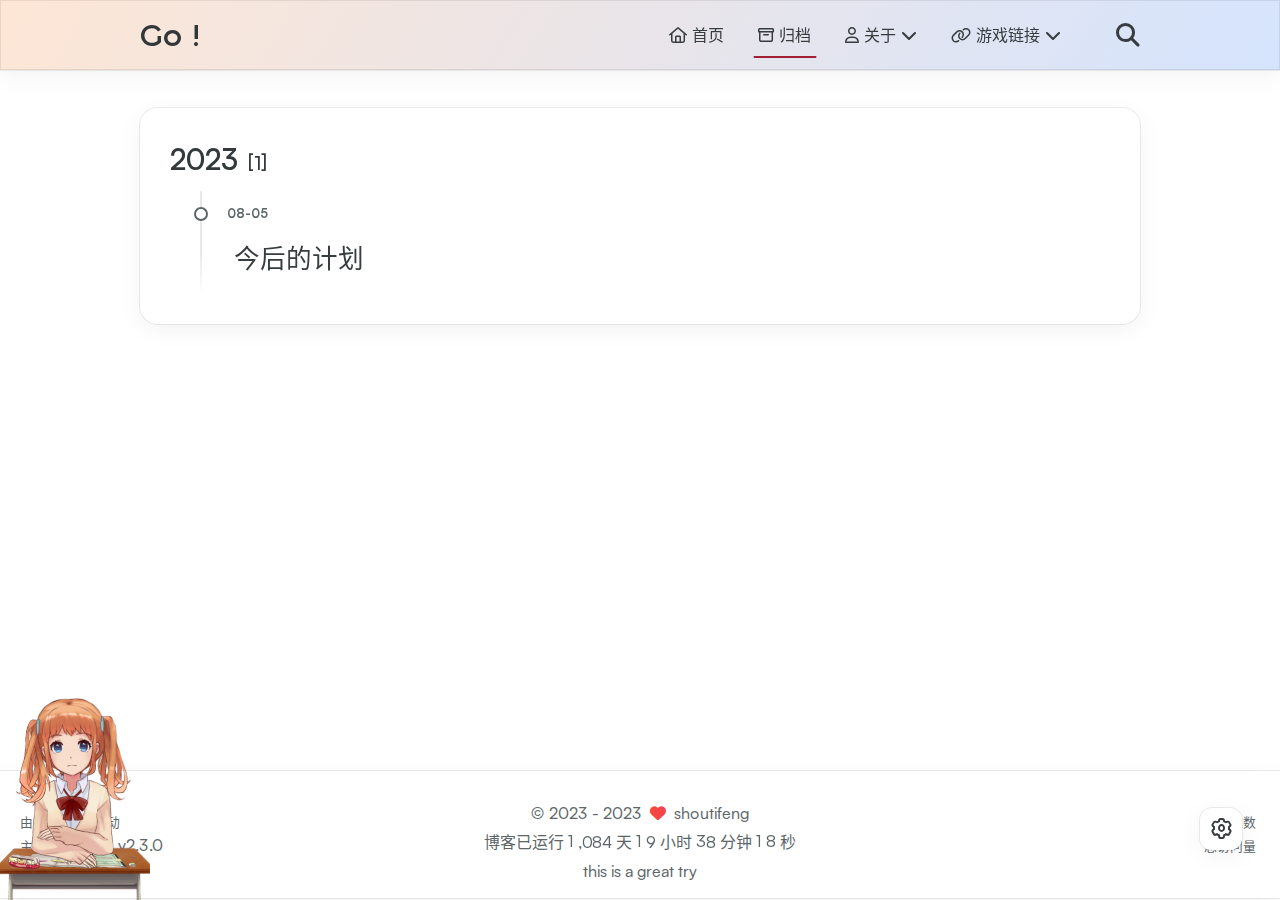
<file: archives/2023/index.html>
<!DOCTYPE html>
<html lang="zh-CN">
<head>
    <meta charset="utf-8">
    <meta name="viewport" content="width=device-width, initial-scale=1">
    <meta name="keywords" content="Hexo Theme Redefine">
    
    <meta name="author" content="shoutifeng">
    <!-- preconnect -->
    <link rel="preconnect" href="https://fonts.googleapis.com">
    <link rel="preconnect" href="https://fonts.gstatic.com" crossorigin>
    
    
    <!--- Seo Part-->
    
    <link rel="canonical" href="https://shoutifeng.github.io/archives/2023/"/>
    <meta name="robots" content="index,follow">
    <meta name="googlebot" content="index,follow">
    <meta name="revisit-after" content="1 days">
    
        <meta name="description" content="---wow---">
<meta property="og:type" content="website">
<meta property="og:title" content="new world">
<meta property="og:url" content="https://shoutifeng.github.io/archives/2023/index.html">
<meta property="og:site_name" content="new world">
<meta property="og:description" content="---wow---">
<meta property="og:locale" content="zh_CN">
<meta property="article:author" content="shoutifeng">
<meta name="twitter:card" content="summary">
    
    
    <!--- Icon Part-->
    <link rel="icon" type="image/png" href="/images/cat.jpg" sizes="192x192">
    <link rel="apple-touch-icon" sizes="180x180" href="/images/cat.jpg">
    <meta name="theme-color" content="#A31F34">
    <link rel="shortcut icon" href="/images/cat.jpg">
    <!--- Page Info-->
    
    <title>
        
            归档: 2023 -
        
        Go !
    </title>
    
<link rel="stylesheet" href="/css/style.css">

    
<link rel="stylesheet" href="/fonts/fonts.css">

    
<link rel="stylesheet" href="/fonts/Satoshi/satoshi.css">

    
<link rel="stylesheet" href="/fonts/Chillax/chillax.css">

    <!--- Font Part-->
    
        <link href="" rel="stylesheet">
    
    
    
    

    <!--- Inject Part-->
    
    <script id="hexo-configurations">
    let Global = window.Global || {};
    Global.hexo_config = {"hostname":"shoutifeng.github.io","root":"/","language":"zh-CN","path":"search.xml"};
    Global.theme_config = {"articles":{"style":{"font_size":"16px","line_height":1.5,"image_border_radius":"14px","image_alignment":"center","image_caption":false,"link_icon":true},"word_count":{"enable":true,"count":true,"min2read":true},"author_label":{"enable":true,"auto":false,"list":[]},"code_block":{"copy":true,"style":"mac","font":{"enable":false,"family":null,"url":null}},"toc":{"enable":true,"max_depth":3,"number":false,"expand":true,"init_open":true},"copyright":true,"lazyload":true,"recommendation":{"enable":false,"title":"推荐阅读","limit":3,"mobile_limit":2,"placeholder":"/images/cat.jpg","skip_dirs":[]}},"colors":{"primary":"#A31F34","secondary":null},"global":{"fonts":{"chinese":{"enable":false,"family":null,"url":null},"english":{"enable":false,"family":null,"url":null}},"content_max_width":"1000px","sidebar_width":"210px","hover":{"shadow":true,"scale":false},"scroll_progress":{"bar":false,"percentage":true},"website_counter":{"url":"https://busuanzi.ibruce.info/busuanzi/2.3/busuanzi.pure.mini.js","enable":true,"site_pv":true,"site_uv":true,"post_pv":true},"single_page":true,"open_graph":true,"google_analytics":{"enable":false,"id":null}},"home_banner":{"enable":true,"style":"fixed","image":{"light":"/images/light.jpg","dark":"/images/dark.png"},"title":"何日人间重逢","subtitle":{"text":["When we meet again on earth"],"hitokoto":{"enable":false,"api":"https://v1.hitokoto.cn"},"typing_speed":100,"backing_speed":80,"starting_delay":500,"backing_delay":1500,"loop":true,"smart_backspace":true},"text_color":{"light":"#fff","dark":"#d1d1b6"},"text_style":{"title_size":"2.8rem","subtitle_size":"1.5rem","line_height":1.2},"custom_font":{"enable":true,"family":null,"url":null},"social_links":{"enable":true,"links":{"github":null,"instagram":null,"zhihu":null,"twitter":null,"email":null},"qrs":{"weixin":null}}},"plugins":{"feed":{"enable":true},"aplayer":{"enable":false,"type":"fixed","audios":[{"name":"出现又离开","artist":"梁博cover","url":"C:\\Users\\lenovo\\Music\\联想安卓音乐\\涛,GIFT.Y - 出现又离开（翻自 梁博）.mp3","cover":"C:\\Users\\lenovo\\Desktop\\mypage\\themes\\redefine\\source\\images\\rain.png"}]},"mermaid":{"enable":false,"version":"9.3.0"}},"version":"2.3.0","navbar":{"auto_hide":false,"color":{"left":"#f78736","right":"#367df7","transparency":35},"links":{"Home":{"path":"/","icon":"fa-regular fa-house"},"Archives":{"path":"/archives","icon":"fa-regular fa-archive"},"About":{"icon":"fa-regular fa-user","submenus":{"Me":"/about","Github":"https://github.com/EvanNotFound/hexo-theme-redefine","Blog":"https://ohevan.com","Friends":"/friends"}},"游戏链接":{"icon":"fa-regular fa-link","submenus":{"吃豆人":"/","山地越野":"/","贪吃蛇":"/","黑白棋":"/html/black-white-board.html"}}},"search":{"enable":true,"preload":true}},"page_templates":{"friends_column":2,"tags_style":"blur"},"home":{"sidebar":{"enable":true,"position":"left","first_item":"menu","announcement":"what's your plan?","links":{"Archives":{"path":"/archives","icon":"fa-regular fa-archive"},"Categories":{"path":"/categories","icon":"fa-regular fa-folder"}}},"article_date_format":"auto","categories":{"enable":true,"limit":3},"tags":{"enable":true,"limit":3}},"footerStart":"2023/8/4 11:45:14"};
    Global.language_ago = {"second":"%s 秒前","minute":"%s 分钟前","hour":"%s 小时前","day":"%s 天前","week":"%s 周前","month":"%s 个月前","year":"%s 年前"};
    Global.data_config = {"masonry":false};
  </script>
    
    <!--- Fontawesome Part-->
    
<link rel="stylesheet" href="/fontawesome/fontawesome.min.css">

    
<link rel="stylesheet" href="/fontawesome/brands.min.css">

    
<link rel="stylesheet" href="/fontawesome/solid.min.css">

    
<link rel="stylesheet" href="/fontawesome/regular.min.css">

    
    
    
    
<meta name="generator" content="Hexo 6.3.0"></head>


<body>
<div class="progress-bar-container">
    

    
        <span class="pjax-progress-bar"></span>
        <span class="swup-progress-icon">
            <i class="fa-solid fa-circle-notch fa-spin"></i>
        </span>
    
</div>


<main class="page-container" id="swup">
    

    

    <div class="main-content-container">
        

        <div class="main-content-header">
            <header class="navbar-container">
    
    <div class="navbar-content">
        <div class="left">
            
            <a class="logo-title" href="/">
                
                Go !
                
            </a>
        </div>

        <div class="right">
            <!-- PC -->
            <div class="desktop">
                <ul class="navbar-list">
                    
                        
                            <li class="navbar-item">
                                <!-- Menu -->
                                <a class="" 
                                    href="/"  >
                                    
                                        
                                            <i class="fa-regular fa-house"></i>
                                        
                                        首页
                                    
                                </a>
                                <!-- Submenu -->
                                
                            </li>
                    
                        
                            <li class="navbar-item">
                                <!-- Menu -->
                                <a class="active" 
                                    href="/archives"  >
                                    
                                        
                                            <i class="fa-regular fa-archive"></i>
                                        
                                        归档
                                    
                                </a>
                                <!-- Submenu -->
                                
                            </li>
                    
                        
                            <li class="navbar-item">
                                <!-- Menu -->
                                <a class="has-dropdown" 
                                    href="#" onClick="return false;">
                                    
                                        
                                            <i class="fa-regular fa-user"></i>
                                        
                                        关于&nbsp;<i class="fa-solid fa-chevron-down"></i>
                                    
                                </a>
                                <!-- Submenu -->
                                
                                    <ul class="sub-menu">
                                    
                                        <li>
                                        <a href="/about">ME
                                        </a>
                                        </li>
                                    
                                        <li>
                                        <a target="_blank" rel="noopener" href="https://github.com/EvanNotFound/hexo-theme-redefine">GITHUB
                                        </a>
                                        </li>
                                    
                                        <li>
                                        <a target="_blank" rel="noopener" href="https://ohevan.com">BLOG
                                        </a>
                                        </li>
                                    
                                        <li>
                                        <a href="/friends">友情链接
                                        </a>
                                        </li>
                                    
                                    </ul>
                                
                            </li>
                    
                        
                            <li class="navbar-item">
                                <!-- Menu -->
                                <a class="has-dropdown" 
                                    href="#" onClick="return false;">
                                    
                                        
                                            <i class="fa-regular fa-link"></i>
                                        
                                        游戏链接&nbsp;<i class="fa-solid fa-chevron-down"></i>
                                    
                                </a>
                                <!-- Submenu -->
                                
                                    <ul class="sub-menu">
                                    
                                        <li>
                                        <a href="/">吃豆人
                                        </a>
                                        </li>
                                    
                                        <li>
                                        <a href="/">山地越野
                                        </a>
                                        </li>
                                    
                                        <li>
                                        <a href="/">贪吃蛇
                                        </a>
                                        </li>
                                    
                                        <li>
                                        <a href="/html/black-white-board.html">黑白棋
                                        </a>
                                        </li>
                                    
                                    </ul>
                                
                            </li>
                    
                    
                        <li class="navbar-item search search-popup-trigger">
                            <i class="fa-solid fa-magnifying-glass"></i>
                        </li>
                    
                </ul>
            </div>
            <!-- Mobile -->
            <div class="mobile">
                
                    <div class="icon-item search search-popup-trigger"><i class="fa-solid fa-magnifying-glass"></i></div>
                
                <div class="icon-item navbar-bar">
                    <div class="navbar-bar-middle"></div>
                </div>
            </div>
        </div>
    </div>

    <!-- Mobile drawer -->
    <div class="navbar-drawer">
        <ul class="drawer-navbar-list">
            
                
                    <li class="drawer-navbar-item flex-center">
                        <a class="" 
                        href="/"  >
                             
                                
                                    <i class="fa-regular fa-house"></i>
                                
                                首页
                            
                        </a>
                    </li>
                    <!-- Submenu -->
                    
            
                
                    <li class="drawer-navbar-item flex-center">
                        <a class="active" 
                        href="/archives"  >
                             
                                
                                    <i class="fa-regular fa-archive"></i>
                                
                                归档
                            
                        </a>
                    </li>
                    <!-- Submenu -->
                    
            
                
                    <li class="drawer-navbar-item flex-center">
                        <a class="has-dropdown" 
                        href="#" onClick="return false;">
                            
                                
                                    <i class="fa-regular fa-user"></i>
                                
                                关于&nbsp;<i class="fa-solid fa-chevron-down"></i>
                            
                        </a>
                    </li>
                    <!-- Submenu -->
                              
                        
                            <li class="dropdown-item flex-center">
                                <a class="dropdown-item" href="/about">ME</a>
                            </li>
                        
                            <li class="dropdown-item flex-center">
                                <a class="dropdown-item" target="_blank" rel="noopener" href="https://github.com/EvanNotFound/hexo-theme-redefine">GITHUB</a>
                            </li>
                        
                            <li class="dropdown-item flex-center">
                                <a class="dropdown-item" target="_blank" rel="noopener" href="https://ohevan.com">BLOG</a>
                            </li>
                        
                            <li class="dropdown-item flex-center">
                                <a class="dropdown-item" href="/friends">友情链接</a>
                            </li>
                        
                    
            
                
                    <li class="drawer-navbar-item flex-center">
                        <a class="has-dropdown" 
                        href="#" onClick="return false;">
                            
                                
                                    <i class="fa-regular fa-link"></i>
                                
                                游戏链接&nbsp;<i class="fa-solid fa-chevron-down"></i>
                            
                        </a>
                    </li>
                    <!-- Submenu -->
                              
                        
                            <li class="dropdown-item flex-center">
                                <a class="dropdown-item" href="/">吃豆人</a>
                            </li>
                        
                            <li class="dropdown-item flex-center">
                                <a class="dropdown-item" href="/">山地越野</a>
                            </li>
                        
                            <li class="dropdown-item flex-center">
                                <a class="dropdown-item" href="/">贪吃蛇</a>
                            </li>
                        
                            <li class="dropdown-item flex-center">
                                <a class="dropdown-item" href="/html/black-white-board.html">黑白棋</a>
                            </li>
                        
                    
            

        </ul>
    </div>

    <div class="window-mask"></div>

</header>


        </div>

        <div class="main-content-body">

            

            <div class="main-content">

                
                    <div class="archive-container ">
    
<div class="archive-list-container">
    
        <section class="archive-item">
            <div class="archive-item-header">
                <span class="archive-year">2023</span>
                <span class="archive-year-post-count">[1]</span>
            </div>
            <ul class="article-list">
              
              <li class="article-item" date-is='08-05'>
                <a href="/2023/08/05/%E4%BB%8A%E5%90%8E%E7%9A%84%E8%AE%A1%E5%88%92/">
                  <span class="article-title">今后的计划</span>
                </a>
              </li>
              
            </ul>
        </section>
    
</div>

</div>

                

            </div>
            
            

        </div>

        <div class="main-content-footer">
            <footer class="footer">
    <div class="info-container">
        <div class="copyright-info">
            &copy;
            
              <span>2023</span>
              -
            
            2023&nbsp;&nbsp;<i class="fa-solid fa-heart fa-beat" style="--fa-animation-duration: 0.5s; color: #f54545"></i>&nbsp;&nbsp;<a href="/">shoutifeng</a>
        </div>
        
            <script data-swup-reload-script src="https://busuanzi.ibruce.info/busuanzi/2.3/busuanzi.pure.mini.js"></script>
            <div class="website-count info-item">
                
                    <span id="busuanzi_container_site_uv" class="busuanzi_container_site_uv">
                        访问人数&nbsp;<span id="busuanzi_value_site_uv" class="busuanzi_value_site_uv"></span>
                    </span>
                
                
                    <span id="busuanzi_container_site_pv" class="busuanzi_container_site_pv">
                        总访问量&nbsp;<span id="busuanzi_value_site_pv" class="busuanzi_value_site_pv"></span>
                    </span>
                
            </div>
        
        <div class="theme-info info-item">
            <span class="powered-by-container">由 <?xml version="1.0" encoding="utf-8"?><!DOCTYPE svg PUBLIC "-//W3C//DTD SVG 1.1//EN" "http://www.w3.org/Graphics/SVG/1.1/DTD/svg11.dtd"><svg version="1.1" id="圖層_1" xmlns="http://www.w3.org/2000/svg" xmlns:xlink="http://www.w3.org/1999/xlink" x="0px" y="0px" width="1rem" height="1rem" viewBox="0 0 512 512" enable-background="new 0 0 512 512" xml:space="preserve"><path fill="#0E83CD" d="M256.4,25.8l-200,115.5L56,371.5l199.6,114.7l200-115.5l0.4-230.2L256.4,25.8z M349,354.6l-18.4,10.7l-18.6-11V275H200v79.6l-18.4,10.7l-18.6-11v-197l18.5-10.6l18.5,10.8V237h112v-79.6l18.5-10.6l18.5,10.8V354.6z"/></svg><a target="_blank" href="https://hexo.io">Hexo</a> 驱动</span>
                <br>
            <span class="theme-version-container">主题&nbsp;<a class="theme-version" target="_blank" href="https://github.com/EvanNotFound/hexo-theme-redefine">Redefine v2.3.0</a></span>
        </div>
        
            <div class="icp-info info-item"><a target="_blank" rel="nofollow" href="
                
                https://beian.miit.gov.cn
                
                "></a></div>
        
        
            <div>
                博客已运行 <span class="odometer" id="runtime_days" ></span> 天 <span class="odometer" id="runtime_hours"></span> 小时 <span class="odometer" id="runtime_minutes"></span> 分钟 <span class="odometer" id="runtime_seconds"></span> 秒
            </div>
        
        
            <div class="customize-info info-item">this is a great try</div>
        
        
            <script data-swup-reload-script>
                try {
                    function odometer_init() {
                    const elements = document.querySelectorAll('.odometer');
                    elements.forEach(el => {
                        new Odometer({
                            el,
                            format: '( ddd).dd',
                            duration: 200
                        });
                    });
                    }
                    odometer_init();
                } catch (error) {}
            </script>
        
        
        
    </div>  
</footer>
        </div>
    </div>

    

    <div class="right-side-tools-container">
        <div class="side-tools-container">
    <ul class="hidden-tools-list">
        <li class="right-bottom-tools tool-font-adjust-plus flex-center">
            <i class="fa-regular fa-magnifying-glass-plus"></i>
        </li>

        <li class="right-bottom-tools tool-font-adjust-minus flex-center">
            <i class="fa-regular fa-magnifying-glass-minus"></i>
        </li>

        <li class="right-bottom-tools tool-expand-width flex-center">
            <i class="fa-regular fa-expand"></i>
        </li>

        <li class="right-bottom-tools tool-dark-light-toggle flex-center">
            <i class="fa-regular fa-moon"></i>
        </li>

        <!-- rss -->
        

        

        <li class="right-bottom-tools tool-scroll-to-bottom flex-center">
            <i class="fa-regular fa-arrow-down"></i>
        </li>
    </ul>

    <ul class="visible-tools-list">
        <li class="right-bottom-tools toggle-tools-list flex-center">
            <i class="fa-regular fa-cog fa-spin"></i>
        </li>
        
            <li class="right-bottom-tools tool-scroll-to-top flex-center">
                <i class="arrow-up fas fa-arrow-up"></i>
                <span class="percent"></span>
            </li>
        
        
    </ul>
</div>

    </div>

    <div class="image-viewer-container">
    <img src="">
</div>


    
        <div class="search-pop-overlay">
    <div class="popup search-popup">
        <div class="search-header">
          <span class="search-input-field-pre">
            <i class="fa-solid fa-keyboard"></i>
          </span>
            <div class="search-input-container">
                <input autocomplete="off"
                       autocorrect="off"
                       autocapitalize="off"
                       placeholder="搜索..."
                       spellcheck="false"
                       type="search"
                       class="search-input"
                >
            </div>
            <span class="popup-btn-close">
                <i class="fa-solid fa-times"></i>
            </span>
        </div>
        <div id="search-result">
            <div id="no-result">
                <i class="fa-solid fa-spinner fa-spin-pulse fa-5x fa-fw"></i>
            </div>
        </div>
    </div>
</div>

    


</main>


<script src="/js/libs/Swup.min.js"></script>

<script src="/js/libs/SwupSlideTheme.min.js"></script>

<script src="/js/libs/SwupScriptsPlugin.min.js"></script>

<script src="/js/libs/SwupProgressPlugin.min.js"></script>

<script src="/js/libs/SwupScrollPlugin.min.js"></script>

<script>
    const swup = new Swup({
        plugins: [
            new SwupScriptsPlugin({
                optin: true,
            }),
            new SwupProgressPlugin(),
            new SwupScrollPlugin({
                offset: 80,
            }),
            new SwupSlideTheme({
                mainElement: ".main-content-body",
            }),
        ],
        containers: ["#swup"],
    });

    swup.on("pageView", () => {
        Global.refresh();
    });

    // if (document.readyState === "complete") {
    //
    // } else {
    //     document.addEventListener("DOMContentLoaded", () => init());
    // }
</script>





<script src="/js/utils.js"></script>

<script src="/js/main.js"></script>

<script src="/js/layouts/navbarShrink.js"></script>

<script src="/js/tools/scrollTopBottom.js"></script>

<script src="/js/tools/lightDarkSwitch.js"></script>

<script src="/js/layouts/categoryList.js"></script>



    
<script src="/js/tools/localSearch.js"></script>




    
<script src="/js/tools/codeBlock.js"></script>




    
<script src="/js/layouts/lazyload.js"></script>




    
<script src="/js/tools/runtime.js"></script>

    
<script src="/js/libs/odometer.min.js"></script>

    
<link rel="stylesheet" href="/assets/odometer-theme-minimal.css">




  
<script src="/js/libs/Typed.min.js"></script>

  
<script src="/js/plugins/typed.js"></script>







<div class="post-scripts" data-swup-reload-script>
    
        
<script src="/js/tools/tocToggle.js"></script>

<script src="/js/layouts/toc.js"></script>

<script src="/js/libs/anime.min.js"></script>

<script src="/js/plugins/tabs.js"></script>

    
</div>


<script src="/live2dw/lib/L2Dwidget.min.js?094cbace49a39548bed64abff5988b05"></script><script>L2Dwidget.init({"pluginRootPath":"live2dw/","pluginJsPath":"lib/","pluginModelPath":"assets/","tagMode":false,"debug":false,"model":{"jsonPath":"/live2dw/assets/shizuku.model.json"},"display":{"position":"left","width":150,"height":300},"mobile":{"show":true},"react":{"opacity":1},"log":false});</script></body>
</html>
</file>
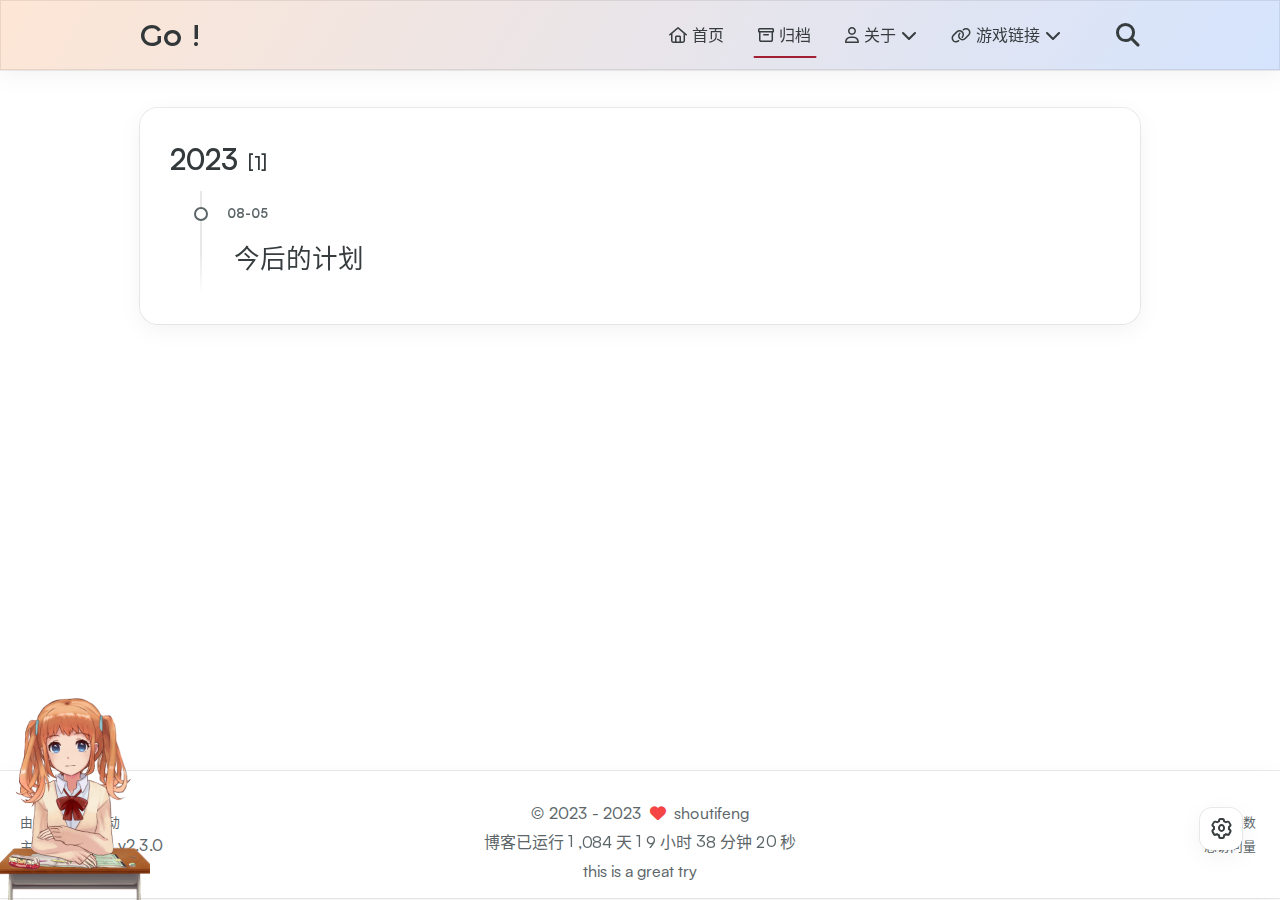
<file: archives/2023/08/index.html>
<!DOCTYPE html>
<html lang="zh-CN">
<head>
    <meta charset="utf-8">
    <meta name="viewport" content="width=device-width, initial-scale=1">
    <meta name="keywords" content="Hexo Theme Redefine">
    
    <meta name="author" content="shoutifeng">
    <!-- preconnect -->
    <link rel="preconnect" href="https://fonts.googleapis.com">
    <link rel="preconnect" href="https://fonts.gstatic.com" crossorigin>
    
    
    <!--- Seo Part-->
    
    <link rel="canonical" href="https://shoutifeng.github.io/archives/2023/08/"/>
    <meta name="robots" content="index,follow">
    <meta name="googlebot" content="index,follow">
    <meta name="revisit-after" content="1 days">
    
        <meta name="description" content="---wow---">
<meta property="og:type" content="website">
<meta property="og:title" content="new world">
<meta property="og:url" content="https://shoutifeng.github.io/archives/2023/08/index.html">
<meta property="og:site_name" content="new world">
<meta property="og:description" content="---wow---">
<meta property="og:locale" content="zh_CN">
<meta property="article:author" content="shoutifeng">
<meta name="twitter:card" content="summary">
    
    
    <!--- Icon Part-->
    <link rel="icon" type="image/png" href="/images/cat.jpg" sizes="192x192">
    <link rel="apple-touch-icon" sizes="180x180" href="/images/cat.jpg">
    <meta name="theme-color" content="#A31F34">
    <link rel="shortcut icon" href="/images/cat.jpg">
    <!--- Page Info-->
    
    <title>
        
            归档: 2023/8 -
        
        Go !
    </title>
    
<link rel="stylesheet" href="/css/style.css">

    
<link rel="stylesheet" href="/fonts/fonts.css">

    
<link rel="stylesheet" href="/fonts/Satoshi/satoshi.css">

    
<link rel="stylesheet" href="/fonts/Chillax/chillax.css">

    <!--- Font Part-->
    
        <link href="" rel="stylesheet">
    
    
    
    

    <!--- Inject Part-->
    
    <script id="hexo-configurations">
    let Global = window.Global || {};
    Global.hexo_config = {"hostname":"shoutifeng.github.io","root":"/","language":"zh-CN","path":"search.xml"};
    Global.theme_config = {"articles":{"style":{"font_size":"16px","line_height":1.5,"image_border_radius":"14px","image_alignment":"center","image_caption":false,"link_icon":true},"word_count":{"enable":true,"count":true,"min2read":true},"author_label":{"enable":true,"auto":false,"list":[]},"code_block":{"copy":true,"style":"mac","font":{"enable":false,"family":null,"url":null}},"toc":{"enable":true,"max_depth":3,"number":false,"expand":true,"init_open":true},"copyright":true,"lazyload":true,"recommendation":{"enable":false,"title":"推荐阅读","limit":3,"mobile_limit":2,"placeholder":"/images/cat.jpg","skip_dirs":[]}},"colors":{"primary":"#A31F34","secondary":null},"global":{"fonts":{"chinese":{"enable":false,"family":null,"url":null},"english":{"enable":false,"family":null,"url":null}},"content_max_width":"1000px","sidebar_width":"210px","hover":{"shadow":true,"scale":false},"scroll_progress":{"bar":false,"percentage":true},"website_counter":{"url":"https://busuanzi.ibruce.info/busuanzi/2.3/busuanzi.pure.mini.js","enable":true,"site_pv":true,"site_uv":true,"post_pv":true},"single_page":true,"open_graph":true,"google_analytics":{"enable":false,"id":null}},"home_banner":{"enable":true,"style":"fixed","image":{"light":"/images/light.jpg","dark":"/images/dark.png"},"title":"何日人间重逢","subtitle":{"text":["When we meet again on earth"],"hitokoto":{"enable":false,"api":"https://v1.hitokoto.cn"},"typing_speed":100,"backing_speed":80,"starting_delay":500,"backing_delay":1500,"loop":true,"smart_backspace":true},"text_color":{"light":"#fff","dark":"#d1d1b6"},"text_style":{"title_size":"2.8rem","subtitle_size":"1.5rem","line_height":1.2},"custom_font":{"enable":true,"family":null,"url":null},"social_links":{"enable":true,"links":{"github":null,"instagram":null,"zhihu":null,"twitter":null,"email":null},"qrs":{"weixin":null}}},"plugins":{"feed":{"enable":true},"aplayer":{"enable":false,"type":"fixed","audios":[{"name":"出现又离开","artist":"梁博cover","url":"C:\\Users\\lenovo\\Music\\联想安卓音乐\\涛,GIFT.Y - 出现又离开（翻自 梁博）.mp3","cover":"C:\\Users\\lenovo\\Desktop\\mypage\\themes\\redefine\\source\\images\\rain.png"}]},"mermaid":{"enable":false,"version":"9.3.0"}},"version":"2.3.0","navbar":{"auto_hide":false,"color":{"left":"#f78736","right":"#367df7","transparency":35},"links":{"Home":{"path":"/","icon":"fa-regular fa-house"},"Archives":{"path":"/archives","icon":"fa-regular fa-archive"},"About":{"icon":"fa-regular fa-user","submenus":{"Me":"/about","Github":"https://github.com/EvanNotFound/hexo-theme-redefine","Blog":"https://ohevan.com","Friends":"/friends"}},"游戏链接":{"icon":"fa-regular fa-link","submenus":{"吃豆人":"/","山地越野":"/","贪吃蛇":"/","黑白棋":"/html/black-white-board.html"}}},"search":{"enable":true,"preload":true}},"page_templates":{"friends_column":2,"tags_style":"blur"},"home":{"sidebar":{"enable":true,"position":"left","first_item":"menu","announcement":"what's your plan?","links":{"Archives":{"path":"/archives","icon":"fa-regular fa-archive"},"Categories":{"path":"/categories","icon":"fa-regular fa-folder"}}},"article_date_format":"auto","categories":{"enable":true,"limit":3},"tags":{"enable":true,"limit":3}},"footerStart":"2023/8/4 11:45:14"};
    Global.language_ago = {"second":"%s 秒前","minute":"%s 分钟前","hour":"%s 小时前","day":"%s 天前","week":"%s 周前","month":"%s 个月前","year":"%s 年前"};
    Global.data_config = {"masonry":false};
  </script>
    
    <!--- Fontawesome Part-->
    
<link rel="stylesheet" href="/fontawesome/fontawesome.min.css">

    
<link rel="stylesheet" href="/fontawesome/brands.min.css">

    
<link rel="stylesheet" href="/fontawesome/solid.min.css">

    
<link rel="stylesheet" href="/fontawesome/regular.min.css">

    
    
    
    
<meta name="generator" content="Hexo 6.3.0"></head>


<body>
<div class="progress-bar-container">
    

    
        <span class="pjax-progress-bar"></span>
        <span class="swup-progress-icon">
            <i class="fa-solid fa-circle-notch fa-spin"></i>
        </span>
    
</div>


<main class="page-container" id="swup">
    

    

    <div class="main-content-container">
        

        <div class="main-content-header">
            <header class="navbar-container">
    
    <div class="navbar-content">
        <div class="left">
            
            <a class="logo-title" href="/">
                
                Go !
                
            </a>
        </div>

        <div class="right">
            <!-- PC -->
            <div class="desktop">
                <ul class="navbar-list">
                    
                        
                            <li class="navbar-item">
                                <!-- Menu -->
                                <a class="" 
                                    href="/"  >
                                    
                                        
                                            <i class="fa-regular fa-house"></i>
                                        
                                        首页
                                    
                                </a>
                                <!-- Submenu -->
                                
                            </li>
                    
                        
                            <li class="navbar-item">
                                <!-- Menu -->
                                <a class="active" 
                                    href="/archives"  >
                                    
                                        
                                            <i class="fa-regular fa-archive"></i>
                                        
                                        归档
                                    
                                </a>
                                <!-- Submenu -->
                                
                            </li>
                    
                        
                            <li class="navbar-item">
                                <!-- Menu -->
                                <a class="has-dropdown" 
                                    href="#" onClick="return false;">
                                    
                                        
                                            <i class="fa-regular fa-user"></i>
                                        
                                        关于&nbsp;<i class="fa-solid fa-chevron-down"></i>
                                    
                                </a>
                                <!-- Submenu -->
                                
                                    <ul class="sub-menu">
                                    
                                        <li>
                                        <a href="/about">ME
                                        </a>
                                        </li>
                                    
                                        <li>
                                        <a target="_blank" rel="noopener" href="https://github.com/EvanNotFound/hexo-theme-redefine">GITHUB
                                        </a>
                                        </li>
                                    
                                        <li>
                                        <a target="_blank" rel="noopener" href="https://ohevan.com">BLOG
                                        </a>
                                        </li>
                                    
                                        <li>
                                        <a href="/friends">友情链接
                                        </a>
                                        </li>
                                    
                                    </ul>
                                
                            </li>
                    
                        
                            <li class="navbar-item">
                                <!-- Menu -->
                                <a class="has-dropdown" 
                                    href="#" onClick="return false;">
                                    
                                        
                                            <i class="fa-regular fa-link"></i>
                                        
                                        游戏链接&nbsp;<i class="fa-solid fa-chevron-down"></i>
                                    
                                </a>
                                <!-- Submenu -->
                                
                                    <ul class="sub-menu">
                                    
                                        <li>
                                        <a href="/">吃豆人
                                        </a>
                                        </li>
                                    
                                        <li>
                                        <a href="/">山地越野
                                        </a>
                                        </li>
                                    
                                        <li>
                                        <a href="/">贪吃蛇
                                        </a>
                                        </li>
                                    
                                        <li>
                                        <a href="/html/black-white-board.html">黑白棋
                                        </a>
                                        </li>
                                    
                                    </ul>
                                
                            </li>
                    
                    
                        <li class="navbar-item search search-popup-trigger">
                            <i class="fa-solid fa-magnifying-glass"></i>
                        </li>
                    
                </ul>
            </div>
            <!-- Mobile -->
            <div class="mobile">
                
                    <div class="icon-item search search-popup-trigger"><i class="fa-solid fa-magnifying-glass"></i></div>
                
                <div class="icon-item navbar-bar">
                    <div class="navbar-bar-middle"></div>
                </div>
            </div>
        </div>
    </div>

    <!-- Mobile drawer -->
    <div class="navbar-drawer">
        <ul class="drawer-navbar-list">
            
                
                    <li class="drawer-navbar-item flex-center">
                        <a class="" 
                        href="/"  >
                             
                                
                                    <i class="fa-regular fa-house"></i>
                                
                                首页
                            
                        </a>
                    </li>
                    <!-- Submenu -->
                    
            
                
                    <li class="drawer-navbar-item flex-center">
                        <a class="active" 
                        href="/archives"  >
                             
                                
                                    <i class="fa-regular fa-archive"></i>
                                
                                归档
                            
                        </a>
                    </li>
                    <!-- Submenu -->
                    
            
                
                    <li class="drawer-navbar-item flex-center">
                        <a class="has-dropdown" 
                        href="#" onClick="return false;">
                            
                                
                                    <i class="fa-regular fa-user"></i>
                                
                                关于&nbsp;<i class="fa-solid fa-chevron-down"></i>
                            
                        </a>
                    </li>
                    <!-- Submenu -->
                              
                        
                            <li class="dropdown-item flex-center">
                                <a class="dropdown-item" href="/about">ME</a>
                            </li>
                        
                            <li class="dropdown-item flex-center">
                                <a class="dropdown-item" target="_blank" rel="noopener" href="https://github.com/EvanNotFound/hexo-theme-redefine">GITHUB</a>
                            </li>
                        
                            <li class="dropdown-item flex-center">
                                <a class="dropdown-item" target="_blank" rel="noopener" href="https://ohevan.com">BLOG</a>
                            </li>
                        
                            <li class="dropdown-item flex-center">
                                <a class="dropdown-item" href="/friends">友情链接</a>
                            </li>
                        
                    
            
                
                    <li class="drawer-navbar-item flex-center">
                        <a class="has-dropdown" 
                        href="#" onClick="return false;">
                            
                                
                                    <i class="fa-regular fa-link"></i>
                                
                                游戏链接&nbsp;<i class="fa-solid fa-chevron-down"></i>
                            
                        </a>
                    </li>
                    <!-- Submenu -->
                              
                        
                            <li class="dropdown-item flex-center">
                                <a class="dropdown-item" href="/">吃豆人</a>
                            </li>
                        
                            <li class="dropdown-item flex-center">
                                <a class="dropdown-item" href="/">山地越野</a>
                            </li>
                        
                            <li class="dropdown-item flex-center">
                                <a class="dropdown-item" href="/">贪吃蛇</a>
                            </li>
                        
                            <li class="dropdown-item flex-center">
                                <a class="dropdown-item" href="/html/black-white-board.html">黑白棋</a>
                            </li>
                        
                    
            

        </ul>
    </div>

    <div class="window-mask"></div>

</header>


        </div>

        <div class="main-content-body">

            

            <div class="main-content">

                
                    <div class="archive-container ">
    
<div class="archive-list-container">
    
        <section class="archive-item">
            <div class="archive-item-header">
                <span class="archive-year">2023</span>
                <span class="archive-year-post-count">[1]</span>
            </div>
            <ul class="article-list">
              
              <li class="article-item" date-is='08-05'>
                <a href="/2023/08/05/%E4%BB%8A%E5%90%8E%E7%9A%84%E8%AE%A1%E5%88%92/">
                  <span class="article-title">今后的计划</span>
                </a>
              </li>
              
            </ul>
        </section>
    
</div>

</div>

                

            </div>
            
            

        </div>

        <div class="main-content-footer">
            <footer class="footer">
    <div class="info-container">
        <div class="copyright-info">
            &copy;
            
              <span>2023</span>
              -
            
            2023&nbsp;&nbsp;<i class="fa-solid fa-heart fa-beat" style="--fa-animation-duration: 0.5s; color: #f54545"></i>&nbsp;&nbsp;<a href="/">shoutifeng</a>
        </div>
        
            <script data-swup-reload-script src="https://busuanzi.ibruce.info/busuanzi/2.3/busuanzi.pure.mini.js"></script>
            <div class="website-count info-item">
                
                    <span id="busuanzi_container_site_uv" class="busuanzi_container_site_uv">
                        访问人数&nbsp;<span id="busuanzi_value_site_uv" class="busuanzi_value_site_uv"></span>
                    </span>
                
                
                    <span id="busuanzi_container_site_pv" class="busuanzi_container_site_pv">
                        总访问量&nbsp;<span id="busuanzi_value_site_pv" class="busuanzi_value_site_pv"></span>
                    </span>
                
            </div>
        
        <div class="theme-info info-item">
            <span class="powered-by-container">由 <?xml version="1.0" encoding="utf-8"?><!DOCTYPE svg PUBLIC "-//W3C//DTD SVG 1.1//EN" "http://www.w3.org/Graphics/SVG/1.1/DTD/svg11.dtd"><svg version="1.1" id="圖層_1" xmlns="http://www.w3.org/2000/svg" xmlns:xlink="http://www.w3.org/1999/xlink" x="0px" y="0px" width="1rem" height="1rem" viewBox="0 0 512 512" enable-background="new 0 0 512 512" xml:space="preserve"><path fill="#0E83CD" d="M256.4,25.8l-200,115.5L56,371.5l199.6,114.7l200-115.5l0.4-230.2L256.4,25.8z M349,354.6l-18.4,10.7l-18.6-11V275H200v79.6l-18.4,10.7l-18.6-11v-197l18.5-10.6l18.5,10.8V237h112v-79.6l18.5-10.6l18.5,10.8V354.6z"/></svg><a target="_blank" href="https://hexo.io">Hexo</a> 驱动</span>
                <br>
            <span class="theme-version-container">主题&nbsp;<a class="theme-version" target="_blank" href="https://github.com/EvanNotFound/hexo-theme-redefine">Redefine v2.3.0</a></span>
        </div>
        
            <div class="icp-info info-item"><a target="_blank" rel="nofollow" href="
                
                https://beian.miit.gov.cn
                
                "></a></div>
        
        
            <div>
                博客已运行 <span class="odometer" id="runtime_days" ></span> 天 <span class="odometer" id="runtime_hours"></span> 小时 <span class="odometer" id="runtime_minutes"></span> 分钟 <span class="odometer" id="runtime_seconds"></span> 秒
            </div>
        
        
            <div class="customize-info info-item">this is a great try</div>
        
        
            <script data-swup-reload-script>
                try {
                    function odometer_init() {
                    const elements = document.querySelectorAll('.odometer');
                    elements.forEach(el => {
                        new Odometer({
                            el,
                            format: '( ddd).dd',
                            duration: 200
                        });
                    });
                    }
                    odometer_init();
                } catch (error) {}
            </script>
        
        
        
    </div>  
</footer>
        </div>
    </div>

    

    <div class="right-side-tools-container">
        <div class="side-tools-container">
    <ul class="hidden-tools-list">
        <li class="right-bottom-tools tool-font-adjust-plus flex-center">
            <i class="fa-regular fa-magnifying-glass-plus"></i>
        </li>

        <li class="right-bottom-tools tool-font-adjust-minus flex-center">
            <i class="fa-regular fa-magnifying-glass-minus"></i>
        </li>

        <li class="right-bottom-tools tool-expand-width flex-center">
            <i class="fa-regular fa-expand"></i>
        </li>

        <li class="right-bottom-tools tool-dark-light-toggle flex-center">
            <i class="fa-regular fa-moon"></i>
        </li>

        <!-- rss -->
        

        

        <li class="right-bottom-tools tool-scroll-to-bottom flex-center">
            <i class="fa-regular fa-arrow-down"></i>
        </li>
    </ul>

    <ul class="visible-tools-list">
        <li class="right-bottom-tools toggle-tools-list flex-center">
            <i class="fa-regular fa-cog fa-spin"></i>
        </li>
        
            <li class="right-bottom-tools tool-scroll-to-top flex-center">
                <i class="arrow-up fas fa-arrow-up"></i>
                <span class="percent"></span>
            </li>
        
        
    </ul>
</div>

    </div>

    <div class="image-viewer-container">
    <img src="">
</div>


    
        <div class="search-pop-overlay">
    <div class="popup search-popup">
        <div class="search-header">
          <span class="search-input-field-pre">
            <i class="fa-solid fa-keyboard"></i>
          </span>
            <div class="search-input-container">
                <input autocomplete="off"
                       autocorrect="off"
                       autocapitalize="off"
                       placeholder="搜索..."
                       spellcheck="false"
                       type="search"
                       class="search-input"
                >
            </div>
            <span class="popup-btn-close">
                <i class="fa-solid fa-times"></i>
            </span>
        </div>
        <div id="search-result">
            <div id="no-result">
                <i class="fa-solid fa-spinner fa-spin-pulse fa-5x fa-fw"></i>
            </div>
        </div>
    </div>
</div>

    


</main>


<script src="/js/libs/Swup.min.js"></script>

<script src="/js/libs/SwupSlideTheme.min.js"></script>

<script src="/js/libs/SwupScriptsPlugin.min.js"></script>

<script src="/js/libs/SwupProgressPlugin.min.js"></script>

<script src="/js/libs/SwupScrollPlugin.min.js"></script>

<script>
    const swup = new Swup({
        plugins: [
            new SwupScriptsPlugin({
                optin: true,
            }),
            new SwupProgressPlugin(),
            new SwupScrollPlugin({
                offset: 80,
            }),
            new SwupSlideTheme({
                mainElement: ".main-content-body",
            }),
        ],
        containers: ["#swup"],
    });

    swup.on("pageView", () => {
        Global.refresh();
    });

    // if (document.readyState === "complete") {
    //
    // } else {
    //     document.addEventListener("DOMContentLoaded", () => init());
    // }
</script>





<script src="/js/utils.js"></script>

<script src="/js/main.js"></script>

<script src="/js/layouts/navbarShrink.js"></script>

<script src="/js/tools/scrollTopBottom.js"></script>

<script src="/js/tools/lightDarkSwitch.js"></script>

<script src="/js/layouts/categoryList.js"></script>



    
<script src="/js/tools/localSearch.js"></script>




    
<script src="/js/tools/codeBlock.js"></script>




    
<script src="/js/layouts/lazyload.js"></script>




    
<script src="/js/tools/runtime.js"></script>

    
<script src="/js/libs/odometer.min.js"></script>

    
<link rel="stylesheet" href="/assets/odometer-theme-minimal.css">




  
<script src="/js/libs/Typed.min.js"></script>

  
<script src="/js/plugins/typed.js"></script>







<div class="post-scripts" data-swup-reload-script>
    
        
<script src="/js/tools/tocToggle.js"></script>

<script src="/js/layouts/toc.js"></script>

<script src="/js/libs/anime.min.js"></script>

<script src="/js/plugins/tabs.js"></script>

    
</div>


<script src="/live2dw/lib/L2Dwidget.min.js?094cbace49a39548bed64abff5988b05"></script><script>L2Dwidget.init({"pluginRootPath":"live2dw/","pluginJsPath":"lib/","pluginModelPath":"assets/","tagMode":false,"debug":false,"model":{"jsonPath":"/live2dw/assets/shizuku.model.json"},"display":{"position":"left","width":150,"height":300},"mobile":{"show":true},"react":{"opacity":1},"log":false});</script></body>
</html>
</file>
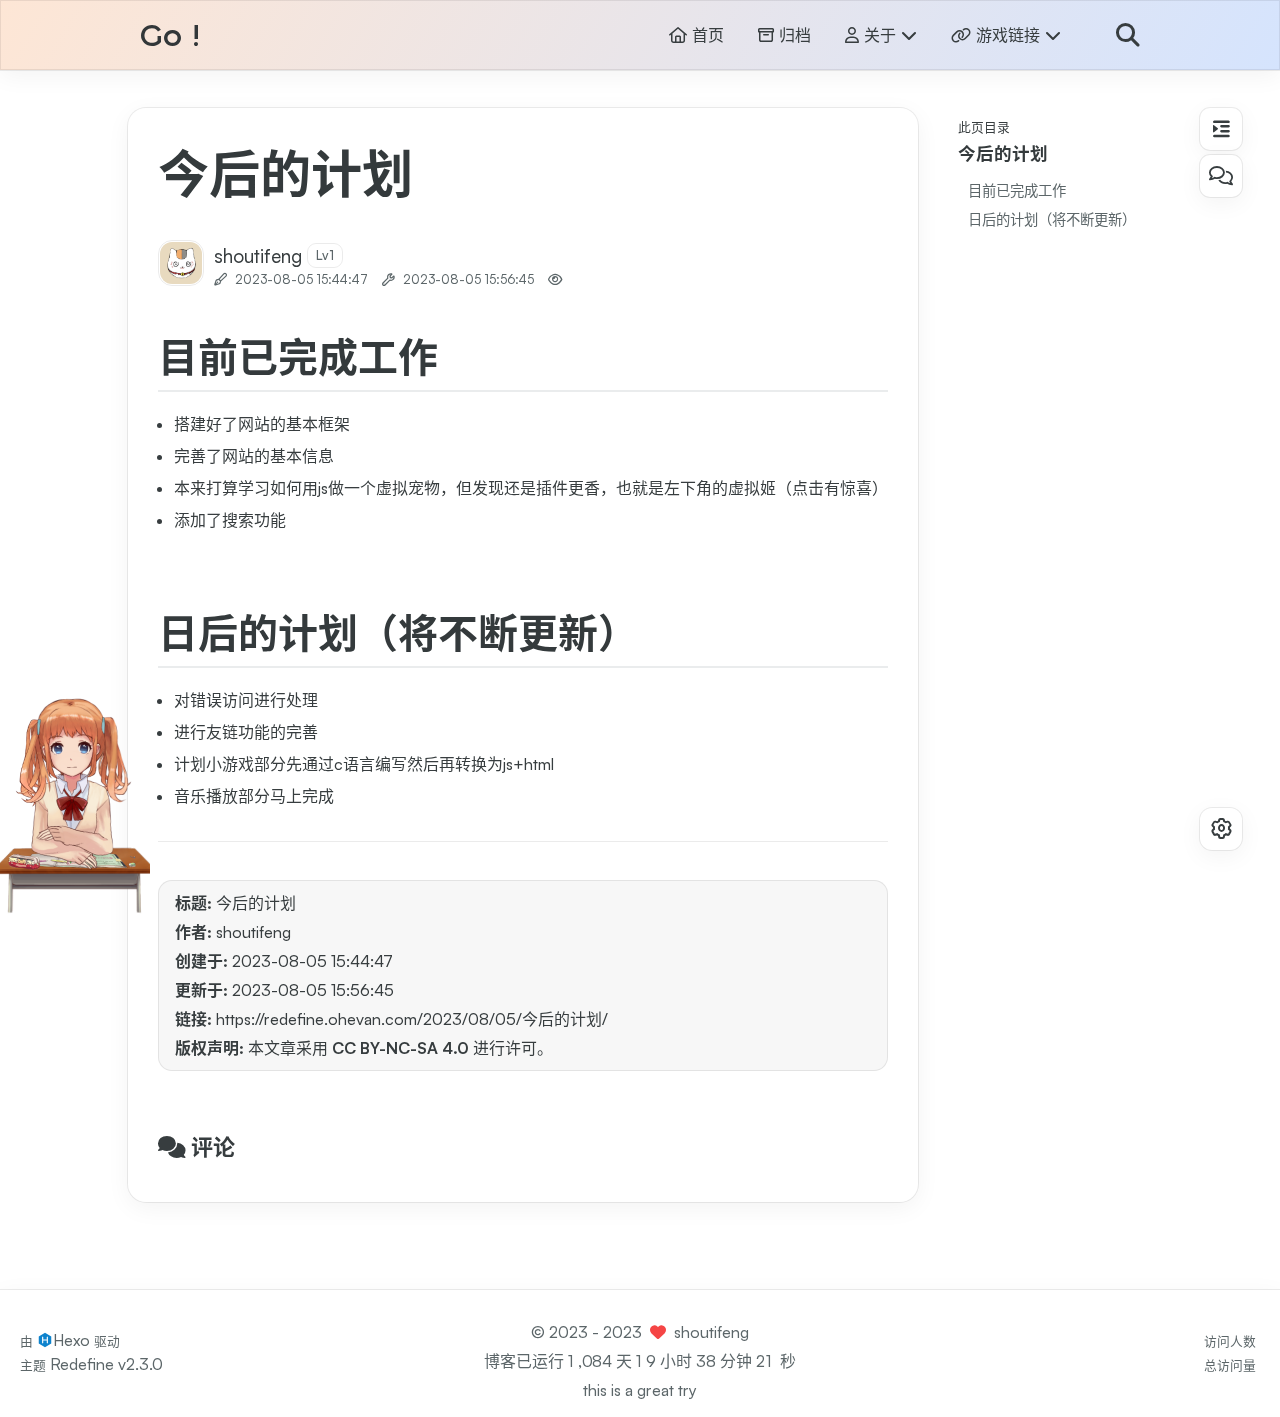
<file: 2023/08/05/今后的计划/index.html>
<!DOCTYPE html>
<html lang="zh-CN">
<head>
    <meta charset="utf-8">
    <meta name="viewport" content="width=device-width, initial-scale=1">
    <meta name="keywords" content="Hexo Theme Redefine">
    
    <meta name="author" content="shoutifeng">
    <!-- preconnect -->
    <link rel="preconnect" href="https://fonts.googleapis.com">
    <link rel="preconnect" href="https://fonts.gstatic.com" crossorigin>
    
    
    <!--- Seo Part-->
    
    <link rel="canonical" href="https://shoutifeng.github.io/2023/08/05/今后的计划/"/>
    <meta name="robots" content="index,follow">
    <meta name="googlebot" content="index,follow">
    <meta name="revisit-after" content="1 days">
    
        <meta name="description" content="目前已完成工作 搭建好了网站的基本框架 完善了网站的基本信息 本来打算学习如何用js做一个虚拟宠物，但发现还是插件更香，也就是左下角的虚拟姬（点击有惊喜） 添加了搜索功能  日后的计划（将不断更新） 对错误访问进行处理 进行友链功能的完善 计划小游戏部分先通过c语言编写然后再转换为js+html 音乐播放部分马上完成">
<meta property="og:type" content="article">
<meta property="og:title" content="今后的计划">
<meta property="og:url" content="https://shoutifeng.github.io/2023/08/05/%E4%BB%8A%E5%90%8E%E7%9A%84%E8%AE%A1%E5%88%92/index.html">
<meta property="og:site_name" content="new world">
<meta property="og:description" content="目前已完成工作 搭建好了网站的基本框架 完善了网站的基本信息 本来打算学习如何用js做一个虚拟宠物，但发现还是插件更香，也就是左下角的虚拟姬（点击有惊喜） 添加了搜索功能  日后的计划（将不断更新） 对错误访问进行处理 进行友链功能的完善 计划小游戏部分先通过c语言编写然后再转换为js+html 音乐播放部分马上完成">
<meta property="og:locale" content="zh_CN">
<meta property="article:published_time" content="2023-08-05T07:44:47.000Z">
<meta property="article:modified_time" content="2023-08-05T07:56:45.273Z">
<meta property="article:author" content="shoutifeng">
<meta name="twitter:card" content="summary">
    
    
    <!--- Icon Part-->
    <link rel="icon" type="image/png" href="/images/cat.jpg" sizes="192x192">
    <link rel="apple-touch-icon" sizes="180x180" href="/images/cat.jpg">
    <meta name="theme-color" content="#A31F34">
    <link rel="shortcut icon" href="/images/cat.jpg">
    <!--- Page Info-->
    
    <title>
        
            今后的计划 -
        
        Go !
    </title>
    
<link rel="stylesheet" href="/css/style.css">

    
<link rel="stylesheet" href="/fonts/fonts.css">

    
<link rel="stylesheet" href="/fonts/Satoshi/satoshi.css">

    
<link rel="stylesheet" href="/fonts/Chillax/chillax.css">

    <!--- Font Part-->
    
        <link href="" rel="stylesheet">
    
    
    
    

    <!--- Inject Part-->
    
    <script id="hexo-configurations">
    let Global = window.Global || {};
    Global.hexo_config = {"hostname":"shoutifeng.github.io","root":"/","language":"zh-CN","path":"search.xml"};
    Global.theme_config = {"articles":{"style":{"font_size":"16px","line_height":1.5,"image_border_radius":"14px","image_alignment":"center","image_caption":false,"link_icon":true},"word_count":{"enable":true,"count":true,"min2read":true},"author_label":{"enable":true,"auto":false,"list":[]},"code_block":{"copy":true,"style":"mac","font":{"enable":false,"family":null,"url":null}},"toc":{"enable":true,"max_depth":3,"number":false,"expand":true,"init_open":true},"copyright":true,"lazyload":true,"recommendation":{"enable":false,"title":"推荐阅读","limit":3,"mobile_limit":2,"placeholder":"/images/cat.jpg","skip_dirs":[]}},"colors":{"primary":"#A31F34","secondary":null},"global":{"fonts":{"chinese":{"enable":false,"family":null,"url":null},"english":{"enable":false,"family":null,"url":null}},"content_max_width":"1000px","sidebar_width":"210px","hover":{"shadow":true,"scale":false},"scroll_progress":{"bar":false,"percentage":true},"website_counter":{"url":"https://busuanzi.ibruce.info/busuanzi/2.3/busuanzi.pure.mini.js","enable":true,"site_pv":true,"site_uv":true,"post_pv":true},"single_page":true,"open_graph":true,"google_analytics":{"enable":false,"id":null}},"home_banner":{"enable":true,"style":"fixed","image":{"light":"/images/light.jpg","dark":"/images/dark.png"},"title":"何日人间重逢","subtitle":{"text":["When we meet again on earth"],"hitokoto":{"enable":false,"api":"https://v1.hitokoto.cn"},"typing_speed":100,"backing_speed":80,"starting_delay":500,"backing_delay":1500,"loop":true,"smart_backspace":true},"text_color":{"light":"#fff","dark":"#d1d1b6"},"text_style":{"title_size":"2.8rem","subtitle_size":"1.5rem","line_height":1.2},"custom_font":{"enable":true,"family":null,"url":null},"social_links":{"enable":true,"links":{"github":null,"instagram":null,"zhihu":null,"twitter":null,"email":null},"qrs":{"weixin":null}}},"plugins":{"feed":{"enable":true},"aplayer":{"enable":false,"type":"fixed","audios":[{"name":"出现又离开","artist":"梁博cover","url":"C:\\Users\\lenovo\\Music\\联想安卓音乐\\涛,GIFT.Y - 出现又离开（翻自 梁博）.mp3","cover":"C:\\Users\\lenovo\\Desktop\\mypage\\themes\\redefine\\source\\images\\rain.png"}]},"mermaid":{"enable":false,"version":"9.3.0"}},"version":"2.3.0","navbar":{"auto_hide":false,"color":{"left":"#f78736","right":"#367df7","transparency":35},"links":{"Home":{"path":"/","icon":"fa-regular fa-house"},"Archives":{"path":"/archives","icon":"fa-regular fa-archive"},"About":{"icon":"fa-regular fa-user","submenus":{"Me":"/about","Github":"https://github.com/EvanNotFound/hexo-theme-redefine","Blog":"https://ohevan.com","Friends":"/friends"}},"游戏链接":{"icon":"fa-regular fa-link","submenus":{"吃豆人":"/","山地越野":"/","贪吃蛇":"/","黑白棋":"/html/black-white-board.html"}}},"search":{"enable":true,"preload":true}},"page_templates":{"friends_column":2,"tags_style":"blur"},"home":{"sidebar":{"enable":true,"position":"left","first_item":"menu","announcement":"what's your plan?","links":{"Archives":{"path":"/archives","icon":"fa-regular fa-archive"},"Categories":{"path":"/categories","icon":"fa-regular fa-folder"}}},"article_date_format":"auto","categories":{"enable":true,"limit":3},"tags":{"enable":true,"limit":3}},"footerStart":"2023/8/4 11:45:14"};
    Global.language_ago = {"second":"%s 秒前","minute":"%s 分钟前","hour":"%s 小时前","day":"%s 天前","week":"%s 周前","month":"%s 个月前","year":"%s 年前"};
    Global.data_config = {"masonry":false};
  </script>
    
    <!--- Fontawesome Part-->
    
<link rel="stylesheet" href="/fontawesome/fontawesome.min.css">

    
<link rel="stylesheet" href="/fontawesome/brands.min.css">

    
<link rel="stylesheet" href="/fontawesome/solid.min.css">

    
<link rel="stylesheet" href="/fontawesome/regular.min.css">

    
    
    
    
<meta name="generator" content="Hexo 6.3.0"></head>


<body>
<div class="progress-bar-container">
    

    
        <span class="pjax-progress-bar"></span>
        <span class="swup-progress-icon">
            <i class="fa-solid fa-circle-notch fa-spin"></i>
        </span>
    
</div>


<main class="page-container" id="swup">
    

    

    <div class="main-content-container">
        

        <div class="main-content-header">
            <header class="navbar-container">
    
    <div class="navbar-content">
        <div class="left">
            
            <a class="logo-title" href="/">
                
                Go !
                
            </a>
        </div>

        <div class="right">
            <!-- PC -->
            <div class="desktop">
                <ul class="navbar-list">
                    
                        
                            <li class="navbar-item">
                                <!-- Menu -->
                                <a class="" 
                                    href="/"  >
                                    
                                        
                                            <i class="fa-regular fa-house"></i>
                                        
                                        首页
                                    
                                </a>
                                <!-- Submenu -->
                                
                            </li>
                    
                        
                            <li class="navbar-item">
                                <!-- Menu -->
                                <a class="" 
                                    href="/archives"  >
                                    
                                        
                                            <i class="fa-regular fa-archive"></i>
                                        
                                        归档
                                    
                                </a>
                                <!-- Submenu -->
                                
                            </li>
                    
                        
                            <li class="navbar-item">
                                <!-- Menu -->
                                <a class="has-dropdown" 
                                    href="#" onClick="return false;">
                                    
                                        
                                            <i class="fa-regular fa-user"></i>
                                        
                                        关于&nbsp;<i class="fa-solid fa-chevron-down"></i>
                                    
                                </a>
                                <!-- Submenu -->
                                
                                    <ul class="sub-menu">
                                    
                                        <li>
                                        <a href="/about">ME
                                        </a>
                                        </li>
                                    
                                        <li>
                                        <a target="_blank" rel="noopener" href="https://github.com/EvanNotFound/hexo-theme-redefine">GITHUB
                                        </a>
                                        </li>
                                    
                                        <li>
                                        <a target="_blank" rel="noopener" href="https://ohevan.com">BLOG
                                        </a>
                                        </li>
                                    
                                        <li>
                                        <a href="/friends">友情链接
                                        </a>
                                        </li>
                                    
                                    </ul>
                                
                            </li>
                    
                        
                            <li class="navbar-item">
                                <!-- Menu -->
                                <a class="has-dropdown" 
                                    href="#" onClick="return false;">
                                    
                                        
                                            <i class="fa-regular fa-link"></i>
                                        
                                        游戏链接&nbsp;<i class="fa-solid fa-chevron-down"></i>
                                    
                                </a>
                                <!-- Submenu -->
                                
                                    <ul class="sub-menu">
                                    
                                        <li>
                                        <a href="/">吃豆人
                                        </a>
                                        </li>
                                    
                                        <li>
                                        <a href="/">山地越野
                                        </a>
                                        </li>
                                    
                                        <li>
                                        <a href="/">贪吃蛇
                                        </a>
                                        </li>
                                    
                                        <li>
                                        <a href="/html/black-white-board.html">黑白棋
                                        </a>
                                        </li>
                                    
                                    </ul>
                                
                            </li>
                    
                    
                        <li class="navbar-item search search-popup-trigger">
                            <i class="fa-solid fa-magnifying-glass"></i>
                        </li>
                    
                </ul>
            </div>
            <!-- Mobile -->
            <div class="mobile">
                
                    <div class="icon-item search search-popup-trigger"><i class="fa-solid fa-magnifying-glass"></i></div>
                
                <div class="icon-item navbar-bar">
                    <div class="navbar-bar-middle"></div>
                </div>
            </div>
        </div>
    </div>

    <!-- Mobile drawer -->
    <div class="navbar-drawer">
        <ul class="drawer-navbar-list">
            
                
                    <li class="drawer-navbar-item flex-center">
                        <a class="" 
                        href="/"  >
                             
                                
                                    <i class="fa-regular fa-house"></i>
                                
                                首页
                            
                        </a>
                    </li>
                    <!-- Submenu -->
                    
            
                
                    <li class="drawer-navbar-item flex-center">
                        <a class="" 
                        href="/archives"  >
                             
                                
                                    <i class="fa-regular fa-archive"></i>
                                
                                归档
                            
                        </a>
                    </li>
                    <!-- Submenu -->
                    
            
                
                    <li class="drawer-navbar-item flex-center">
                        <a class="has-dropdown" 
                        href="#" onClick="return false;">
                            
                                
                                    <i class="fa-regular fa-user"></i>
                                
                                关于&nbsp;<i class="fa-solid fa-chevron-down"></i>
                            
                        </a>
                    </li>
                    <!-- Submenu -->
                              
                        
                            <li class="dropdown-item flex-center">
                                <a class="dropdown-item" href="/about">ME</a>
                            </li>
                        
                            <li class="dropdown-item flex-center">
                                <a class="dropdown-item" target="_blank" rel="noopener" href="https://github.com/EvanNotFound/hexo-theme-redefine">GITHUB</a>
                            </li>
                        
                            <li class="dropdown-item flex-center">
                                <a class="dropdown-item" target="_blank" rel="noopener" href="https://ohevan.com">BLOG</a>
                            </li>
                        
                            <li class="dropdown-item flex-center">
                                <a class="dropdown-item" href="/friends">友情链接</a>
                            </li>
                        
                    
            
                
                    <li class="drawer-navbar-item flex-center">
                        <a class="has-dropdown" 
                        href="#" onClick="return false;">
                            
                                
                                    <i class="fa-regular fa-link"></i>
                                
                                游戏链接&nbsp;<i class="fa-solid fa-chevron-down"></i>
                            
                        </a>
                    </li>
                    <!-- Submenu -->
                              
                        
                            <li class="dropdown-item flex-center">
                                <a class="dropdown-item" href="/">吃豆人</a>
                            </li>
                        
                            <li class="dropdown-item flex-center">
                                <a class="dropdown-item" href="/">山地越野</a>
                            </li>
                        
                            <li class="dropdown-item flex-center">
                                <a class="dropdown-item" href="/">贪吃蛇</a>
                            </li>
                        
                            <li class="dropdown-item flex-center">
                                <a class="dropdown-item" href="/html/black-white-board.html">黑白棋</a>
                            </li>
                        
                    
            

        </ul>
    </div>

    <div class="window-mask"></div>

</header>


        </div>

        <div class="main-content-body">

            

            <div class="main-content">

                
                    <div class="post-page-container">
    <div class="article-content-container">

        <div class="article-title">
            
                <h1 class="article-title-regular">今后的计划</h1>
            
            </div>
            
                    
        
        
            <div class="article-header">
                <div class="avatar">
                    <img src="/images/cat.jpg">
                </div>
                <div class="info">
                    <div class="author">
                        <span class="name">shoutifeng</span>
                        
                            <span class="author-label">Lv1</span>
                        
                    </div>
                    <div class="meta-info">
                        <div class="article-meta-info">
    <span class="article-date article-meta-item">
        <i class="fa-regular fa-pen-fancy"></i>&nbsp;
        <span class="desktop">2023-08-05 15:44:47</span>
        <span class="mobile">2023-08-05 15:44:47</span>
        <span class="hover-info">创建</span>
    </span>
    
        <span class="article-date article-meta-item">
            <i class="fa-regular fa-wrench"></i>&nbsp;
            <span class="desktop">2023-08-05 15:56:45</span>
            <span class="mobile">2023-08-05 15:56:45</span>
            <span class="hover-info">更新</span>
        </span>
    

    
    

    
    
    
    
        <span class="article-pv article-meta-item">
            <i class="fa-regular fa-eye"></i>&nbsp;<span id="busuanzi_value_page_pv"></span>
        </span>
    
</div>

                    </div>
                </div>
            </div>
        

        <div class="article-content markdown-body">
            <h2 id="目前已完成工作"><a href="#目前已完成工作" class="headerlink" title="目前已完成工作"></a>目前已完成工作</h2><ul>
<li>搭建好了网站的基本框架</li>
<li>完善了网站的基本信息</li>
<li>本来打算学习如何用js做一个虚拟宠物，但发现还是插件更香，也就是左下角的虚拟姬（点击有惊喜）</li>
<li>添加了搜索功能</li>
</ul>
<h2 id="日后的计划（将不断更新）"><a href="#日后的计划（将不断更新）" class="headerlink" title="日后的计划（将不断更新）"></a>日后的计划（将不断更新）</h2><ul>
<li>对错误访问进行处理</li>
<li>进行友链功能的完善</li>
<li>计划小游戏部分先通过c语言编写然后再转换为js+html</li>
<li>音乐播放部分马上完成</li>
</ul>

        </div>

        
            <div class="post-copyright-info">
                <div class="article-copyright-info-container">
    <ul>
        <li><strong>标题:</strong> 今后的计划</li>
        <li><strong>作者:</strong> shoutifeng</li>
        <li><strong>创建于:</strong> 2023-08-05 15:44:47</li>
        
            <li>
                <strong>更新于:</strong> 2023-08-05 15:56:45
            </li>
        
        <li>
            <strong>链接:</strong> https://redefine.ohevan.com/2023/08/05/今后的计划/
        </li>
        <li>
            <strong>版权声明:</strong> 本文章采用 <a class="license" target="_blank" rel="noopener" href="https://creativecommons.org/licenses/by-nc-sa/4.0/deed.zh">CC BY-NC-SA 4.0</a> 进行许可。
        </li>
    </ul>
</div>

            </div>
        

        

        

        


        
            <div class="comment-container">
                <div class="comments-container pjax">
    <div id="comment-anchor"></div>
    <div class="comment-area-title">
        <i class="fa-solid fa-comments"></i>&nbsp;评论
    </div>
    

        
            
 
    <div id="waline"></div>
    <script type="module"  data-swup-reload-script>
        import { init } from 'https://evan.beee.top/js/waline.mjs';

        function loadWaline() {
            init({
                el: '#waline',
                serverURL: 'https://example.example.com',
                lang: 'zh-CN',
                dark: 'body[class~="dark-mode"]',
                requiredMeta: ['nick','mail'], // cannot customize by theme config, change it yourself
            });
        }

        if ('true') {
            const loadWalineTimeout = setTimeout(() => {
                loadWaline();
                clearTimeout(loadWalineTimeout);
            }, 1000);
        } else {
            window.addEventListener('DOMContentLoaded', loadWaline);
        }
        
    </script>



        
    
</div>

            </div>
        
    </div>

    
        <div class="toc-content-container">
            <div class="post-toc-wrap">
    <div class="post-toc">
        <div class="toc-title">此页目录</div>
        <div class="page-title">今后的计划</div>
        <ol class="nav"><li class="nav-item nav-level-2"><a class="nav-link" href="#%E7%9B%AE%E5%89%8D%E5%B7%B2%E5%AE%8C%E6%88%90%E5%B7%A5%E4%BD%9C"><span class="nav-text">目前已完成工作</span></a></li><li class="nav-item nav-level-2"><a class="nav-link" href="#%E6%97%A5%E5%90%8E%E7%9A%84%E8%AE%A1%E5%88%92%EF%BC%88%E5%B0%86%E4%B8%8D%E6%96%AD%E6%9B%B4%E6%96%B0%EF%BC%89"><span class="nav-text">日后的计划（将不断更新）</span></a></li></ol>

    </div>
</div>
        </div>
    
</div>



                

            </div>
            
            

        </div>

        <div class="main-content-footer">
            <footer class="footer">
    <div class="info-container">
        <div class="copyright-info">
            &copy;
            
              <span>2023</span>
              -
            
            2023&nbsp;&nbsp;<i class="fa-solid fa-heart fa-beat" style="--fa-animation-duration: 0.5s; color: #f54545"></i>&nbsp;&nbsp;<a href="/">shoutifeng</a>
        </div>
        
            <script data-swup-reload-script src="https://busuanzi.ibruce.info/busuanzi/2.3/busuanzi.pure.mini.js"></script>
            <div class="website-count info-item">
                
                    <span id="busuanzi_container_site_uv" class="busuanzi_container_site_uv">
                        访问人数&nbsp;<span id="busuanzi_value_site_uv" class="busuanzi_value_site_uv"></span>
                    </span>
                
                
                    <span id="busuanzi_container_site_pv" class="busuanzi_container_site_pv">
                        总访问量&nbsp;<span id="busuanzi_value_site_pv" class="busuanzi_value_site_pv"></span>
                    </span>
                
            </div>
        
        <div class="theme-info info-item">
            <span class="powered-by-container">由 <?xml version="1.0" encoding="utf-8"?><!DOCTYPE svg PUBLIC "-//W3C//DTD SVG 1.1//EN" "http://www.w3.org/Graphics/SVG/1.1/DTD/svg11.dtd"><svg version="1.1" id="圖層_1" xmlns="http://www.w3.org/2000/svg" xmlns:xlink="http://www.w3.org/1999/xlink" x="0px" y="0px" width="1rem" height="1rem" viewBox="0 0 512 512" enable-background="new 0 0 512 512" xml:space="preserve"><path fill="#0E83CD" d="M256.4,25.8l-200,115.5L56,371.5l199.6,114.7l200-115.5l0.4-230.2L256.4,25.8z M349,354.6l-18.4,10.7l-18.6-11V275H200v79.6l-18.4,10.7l-18.6-11v-197l18.5-10.6l18.5,10.8V237h112v-79.6l18.5-10.6l18.5,10.8V354.6z"/></svg><a target="_blank" href="https://hexo.io">Hexo</a> 驱动</span>
                <br>
            <span class="theme-version-container">主题&nbsp;<a class="theme-version" target="_blank" href="https://github.com/EvanNotFound/hexo-theme-redefine">Redefine v2.3.0</a></span>
        </div>
        
            <div class="icp-info info-item"><a target="_blank" rel="nofollow" href="
                
                https://beian.miit.gov.cn
                
                "></a></div>
        
        
            <div>
                博客已运行 <span class="odometer" id="runtime_days" ></span> 天 <span class="odometer" id="runtime_hours"></span> 小时 <span class="odometer" id="runtime_minutes"></span> 分钟 <span class="odometer" id="runtime_seconds"></span> 秒
            </div>
        
        
            <div class="customize-info info-item">this is a great try</div>
        
        
            <script data-swup-reload-script>
                try {
                    function odometer_init() {
                    const elements = document.querySelectorAll('.odometer');
                    elements.forEach(el => {
                        new Odometer({
                            el,
                            format: '( ddd).dd',
                            duration: 200
                        });
                    });
                    }
                    odometer_init();
                } catch (error) {}
            </script>
        
        
        
    </div>  
</footer>
        </div>
    </div>

    
        <div class="post-tools">
            <div class="post-tools-container">
    <ul class="article-tools-list">
        <!-- TOC aside toggle -->
        
            <li class="right-bottom-tools page-aside-toggle">
                <i class="fa-regular fa-outdent"></i>
            </li>
        

        <!-- go comment -->
        
            <li class="go-comment">
                <i class="fa-regular fa-comments"></i>
            </li>
        
    </ul>
</div>

        </div>
    

    <div class="right-side-tools-container">
        <div class="side-tools-container">
    <ul class="hidden-tools-list">
        <li class="right-bottom-tools tool-font-adjust-plus flex-center">
            <i class="fa-regular fa-magnifying-glass-plus"></i>
        </li>

        <li class="right-bottom-tools tool-font-adjust-minus flex-center">
            <i class="fa-regular fa-magnifying-glass-minus"></i>
        </li>

        <li class="right-bottom-tools tool-expand-width flex-center">
            <i class="fa-regular fa-expand"></i>
        </li>

        <li class="right-bottom-tools tool-dark-light-toggle flex-center">
            <i class="fa-regular fa-moon"></i>
        </li>

        <!-- rss -->
        

        

        <li class="right-bottom-tools tool-scroll-to-bottom flex-center">
            <i class="fa-regular fa-arrow-down"></i>
        </li>
    </ul>

    <ul class="visible-tools-list">
        <li class="right-bottom-tools toggle-tools-list flex-center">
            <i class="fa-regular fa-cog fa-spin"></i>
        </li>
        
            <li class="right-bottom-tools tool-scroll-to-top flex-center">
                <i class="arrow-up fas fa-arrow-up"></i>
                <span class="percent"></span>
            </li>
        
        
    </ul>
</div>

    </div>

    <div class="image-viewer-container">
    <img src="">
</div>


    
        <div class="search-pop-overlay">
    <div class="popup search-popup">
        <div class="search-header">
          <span class="search-input-field-pre">
            <i class="fa-solid fa-keyboard"></i>
          </span>
            <div class="search-input-container">
                <input autocomplete="off"
                       autocorrect="off"
                       autocapitalize="off"
                       placeholder="搜索..."
                       spellcheck="false"
                       type="search"
                       class="search-input"
                >
            </div>
            <span class="popup-btn-close">
                <i class="fa-solid fa-times"></i>
            </span>
        </div>
        <div id="search-result">
            <div id="no-result">
                <i class="fa-solid fa-spinner fa-spin-pulse fa-5x fa-fw"></i>
            </div>
        </div>
    </div>
</div>

    


</main>


<script src="/js/libs/Swup.min.js"></script>

<script src="/js/libs/SwupSlideTheme.min.js"></script>

<script src="/js/libs/SwupScriptsPlugin.min.js"></script>

<script src="/js/libs/SwupProgressPlugin.min.js"></script>

<script src="/js/libs/SwupScrollPlugin.min.js"></script>

<script>
    const swup = new Swup({
        plugins: [
            new SwupScriptsPlugin({
                optin: true,
            }),
            new SwupProgressPlugin(),
            new SwupScrollPlugin({
                offset: 80,
            }),
            new SwupSlideTheme({
                mainElement: ".main-content-body",
            }),
        ],
        containers: ["#swup"],
    });

    swup.on("pageView", () => {
        Global.refresh();
    });

    // if (document.readyState === "complete") {
    //
    // } else {
    //     document.addEventListener("DOMContentLoaded", () => init());
    // }
</script>





<script src="/js/utils.js"></script>

<script src="/js/main.js"></script>

<script src="/js/layouts/navbarShrink.js"></script>

<script src="/js/tools/scrollTopBottom.js"></script>

<script src="/js/tools/lightDarkSwitch.js"></script>

<script src="/js/layouts/categoryList.js"></script>



    
<script src="/js/tools/localSearch.js"></script>




    
<script src="/js/tools/codeBlock.js"></script>




    
<script src="/js/layouts/lazyload.js"></script>




    
<script src="/js/tools/runtime.js"></script>

    
<script src="/js/libs/odometer.min.js"></script>

    
<link rel="stylesheet" href="/assets/odometer-theme-minimal.css">




  
<script src="/js/libs/Typed.min.js"></script>

  
<script src="/js/plugins/typed.js"></script>







<div class="post-scripts" data-swup-reload-script>
    
        
<script src="/js/tools/tocToggle.js"></script>

<script src="/js/layouts/toc.js"></script>

<script src="/js/libs/anime.min.js"></script>

<script src="/js/plugins/tabs.js"></script>

    
</div>


<script src="/live2dw/lib/L2Dwidget.min.js?094cbace49a39548bed64abff5988b05"></script><script>L2Dwidget.init({"pluginRootPath":"live2dw/","pluginJsPath":"lib/","pluginModelPath":"assets/","tagMode":false,"debug":false,"model":{"jsonPath":"/live2dw/assets/shizuku.model.json"},"display":{"position":"left","width":150,"height":300},"mobile":{"show":true},"react":{"opacity":1},"log":false});</script></body>
</html>
</file>
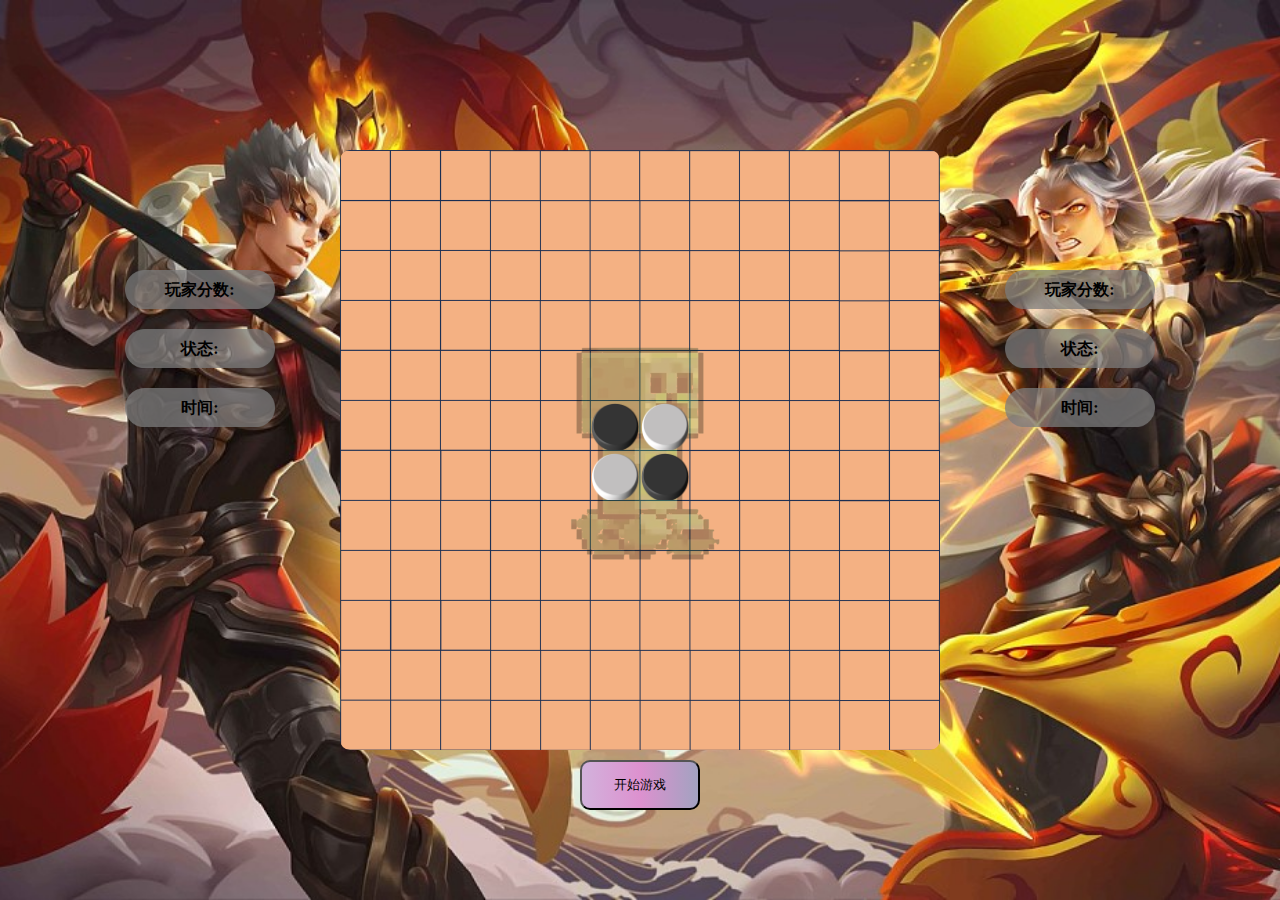
<file: html/black-white-board.html>
<!DOCTYPE html>
<html lang="en">

<head>
    <meta charset="UTF-8">
    <meta name="viewport" content="width=device-width, initial-scale=1.0">
    <link rel="stylesheet" href="ncss/bwb.css">
    <title>黑白棋</title>
</head>

<body>
    <div class="score_left">
        <div id="score_A">玩家分数:</div>
        <div id="state_A">状态:</div>
        <div id="time_A">时间:</div>
    </div>
    <div class="score_right">
        <div id="score_B">玩家分数:</div>
        <div id="state_B">状态:</div>
        <div id="time_B">时间:</div>
    </div>
    <div id="board">
        <table id="tab">
            <tr>
                <td id="" background="" data-row="" data-col=""></td><td id="" background="" data-row="" data-col=""></td><td id="" background="" data-row="" data-col=""></td><td id="" background="" data-row="" data-col=""></td><td id="" background="" data-row="" data-col=""></td><td id="" background="" data-row="" data-col=""></td><td id="" background="" data-row="" data-col=""></td><td id="" background="" data-row="" data-col=""></td><td id="" background="" data-row="" data-col=""></td><td id="" background="" data-row="" data-col=""></td><td id="" background="" data-row="" data-col=""></td><td id="" background="" data-row="" data-col=""></td>
            </tr>
            <tr>
                <td id="" background="" data-row="" data-col=""></td><td id="" background="" data-row="" data-col=""></td><td id="" background="" data-row="" data-col=""></td><td id="" background="" data-row="" data-col=""></td><td id="" background="" data-row="" data-col=""></td><td id="" background="" data-row="" data-col=""></td><td id="" background="" data-row="" data-col=""></td><td id="" background="" data-row="" data-col=""></td><td id="" background="" data-row="" data-col=""></td><td id="" background="" data-row="" data-col=""></td><td id="" background="" data-row="" data-col=""></td><td id="" background="" data-row="" data-col=""></td>
            </tr>
            <tr>
                <td id="" background="" data-row="" data-col=""></td><td id="" background="" data-row="" data-col=""></td><td id="" background="" data-row="" data-col=""></td><td id="" background="" data-row="" data-col=""></td><td id="" background="" data-row="" data-col=""></td><td id="" background="" data-row="" data-col=""></td><td id="" background="" data-row="" data-col=""></td><td id="" background="" data-row="" data-col=""></td><td id="" background="" data-row="" data-col=""></td><td id="" background="" data-row="" data-col=""></td><td id="" background="" data-row="" data-col=""></td><td id="" background="" data-row="" data-col=""></td>
            </tr>
            <tr>
                <td id="" background="" data-row="" data-col=""></td><td id="" background="" data-row="" data-col=""></td><td id="" background="" data-row="" data-col=""></td><td id="" background="" data-row="" data-col=""></td><td id="" background="" data-row="" data-col=""></td><td id="" background="" data-row="" data-col=""></td><td id="" background="" data-row="" data-col=""></td><td id="" background="" data-row="" data-col=""></td><td id="" background="" data-row="" data-col=""></td><td id="" background="" data-row="" data-col=""></td><td id="" background="" data-row="" data-col=""></td><td id="" background="" data-row="" data-col=""></td>
            </tr>
            <tr>
                <td id="" background="" data-row="" data-col=""></td><td id="" background="" data-row="" data-col=""></td><td id="" background="" data-row="" data-col=""></td><td id="" background="" data-row="" data-col=""></td><td id="" background="" data-row="" data-col=""></td><td id="" background="" data-row="" data-col=""></td><td id="" background="" data-row="" data-col=""></td><td id="" background="" data-row="" data-col=""></td><td id="" background="" data-row="" data-col=""></td><td id="" background="" data-row="" data-col=""></td><td id="" background="" data-row="" data-col=""></td><td id="" background="" data-row="" data-col=""></td>
            </tr>
            <tr>
                <td id="" background="" data-row="" data-col=""></td><td id="" background="" data-row="" data-col=""></td><td id="" background="" data-row="" data-col=""></td><td id="" background="" data-row="" data-col=""></td><td id="" background="" data-row="" data-col=""></td><td id="" background="" data-row="" data-col=""></td><td id="" background="" data-row="" data-col=""></td><td id="" background="" data-row="" data-col=""></td><td id="" background="" data-row="" data-col=""></td><td id="" background="" data-row="" data-col=""></td><td id="" background="" data-row="" data-col=""></td><td id="" background="" data-row="" data-col=""></td>
            </tr>
            <tr>
                <td id="" background="" data-row="" data-col=""></td><td id="" background="" data-row="" data-col=""></td><td id="" background="" data-row="" data-col=""></td><td id="" background="" data-row="" data-col=""></td><td id="" background="" data-row="" data-col=""></td><td id="" background="" data-row="" data-col=""></td><td id="" background="" data-row="" data-col=""></td><td id="" background="" data-row="" data-col=""></td><td id="" background="" data-row="" data-col=""></td><td id="" background="" data-row="" data-col=""></td><td id="" background="" data-row="" data-col=""></td><td id="" background="" data-row="" data-col=""></td>
            </tr>
            <tr>
                <td id="" background="" data-row="" data-col=""></td><td id="" background="" data-row="" data-col=""></td><td id="" background="" data-row="" data-col=""></td><td id="" background="" data-row="" data-col=""></td><td id="" background="" data-row="" data-col=""></td><td id="" background="" data-row="" data-col=""></td><td id="" background="" data-row="" data-col=""></td><td id="" background="" data-row="" data-col=""></td><td id="" background="" data-row="" data-col=""></td><td id="" background="" data-row="" data-col=""></td><td id="" background="" data-row="" data-col=""></td><td id="" background="" data-row="" data-col=""></td>
            </tr>
            <tr>
                <td id="" background="" data-row="" data-col=""></td><td id="" background="" data-row="" data-col=""></td><td id="" background="" data-row="" data-col=""></td><td id="" background="" data-row="" data-col=""></td><td id="" background="" data-row="" data-col=""></td><td id="" background="" data-row="" data-col=""></td><td id="" background="" data-row="" data-col=""></td><td id="" background="" data-row="" data-col=""></td><td id="" background="" data-row="" data-col=""></td><td id="" background="" data-row="" data-col=""></td><td id="" background="" data-row="" data-col=""></td><td id="" background="" data-row="" data-col=""></td>
            </tr>
            <tr>
                <td id="" background="" data-row="" data-col=""></td><td id="" background="" data-row="" data-col=""></td><td id="" background="" data-row="" data-col=""></td><td id="" background="" data-row="" data-col=""></td><td id="" background="" data-row="" data-col=""></td><td id="" background="" data-row="" data-col=""></td><td id="" background="" data-row="" data-col=""></td><td id="" background="" data-row="" data-col=""></td><td id="" background="" data-row="" data-col=""></td><td id="" background="" data-row="" data-col=""></td><td id="" background="" data-row="" data-col=""></td><td id="" background="" data-row="" data-col=""></td>
            </tr>
            <tr>
                <td id="" background="" data-row="" data-col=""></td><td id="" background="" data-row="" data-col=""></td><td id="" background="" data-row="" data-col=""></td><td id="" background="" data-row="" data-col=""></td><td id="" background="" data-row="" data-col=""></td><td id="" background="" data-row="" data-col=""></td><td id="" background="" data-row="" data-col=""></td><td id="" background="" data-row="" data-col=""></td><td id="" background="" data-row="" data-col=""></td><td id="" background="" data-row="" data-col=""></td><td id="" background="" data-row="" data-col=""></td><td id="" background="" data-row="" data-col=""></td>
            </tr>
            <tr>
                <td id="" background="" data-row="" data-col=""></td><td id="" background="" data-row="" data-col=""></td><td id="" background="" data-row="" data-col=""></td><td id="" background="" data-row="" data-col=""></td><td id="" background="" data-row="" data-col=""></td><td id="" background="" data-row="" data-col=""></td><td id="" background="" data-row="" data-col=""></td><td id="" background="" data-row="" data-col=""></td><td id="" background="" data-row="" data-col=""></td><td id="" background="" data-row="" data-col=""></td><td id="" background="" data-row="" data-col=""></td><td id="" background="" data-row="" data-col=""></td>
            </tr>
        </table>
    </div>
    <div id="second_layer">
        <div id="menu">
            <div id="challenge"><input type="radio" name="challenge">困难</div>
            <div id="challenge"><input type="radio" name="challenge">中等</div>
            <div id="challenge"><input type="radio" name="challenge">简单</div>
            <div id="close"><button id="menu_close_button" onclick="menu_close()">确定</button></div>
        </div>
        <div id="menu2">
            <div id="black"><input type="radio" name="chess" value="black"><p></p></div>
            <div id="white"><input type="radio" name="chess" value="white"><p></p></div>
            <div id="close"><button id="menu2_close_button" onclick="menu2_close()">确定</button></div>
        </div>
    </div>
    <div  id="startButton"><button id="button" onclick="startgame()">开始游戏</button></div>
    <script type="text/javascript" src="njs/bwb.js"></script>
</body>
</html>
</file>
